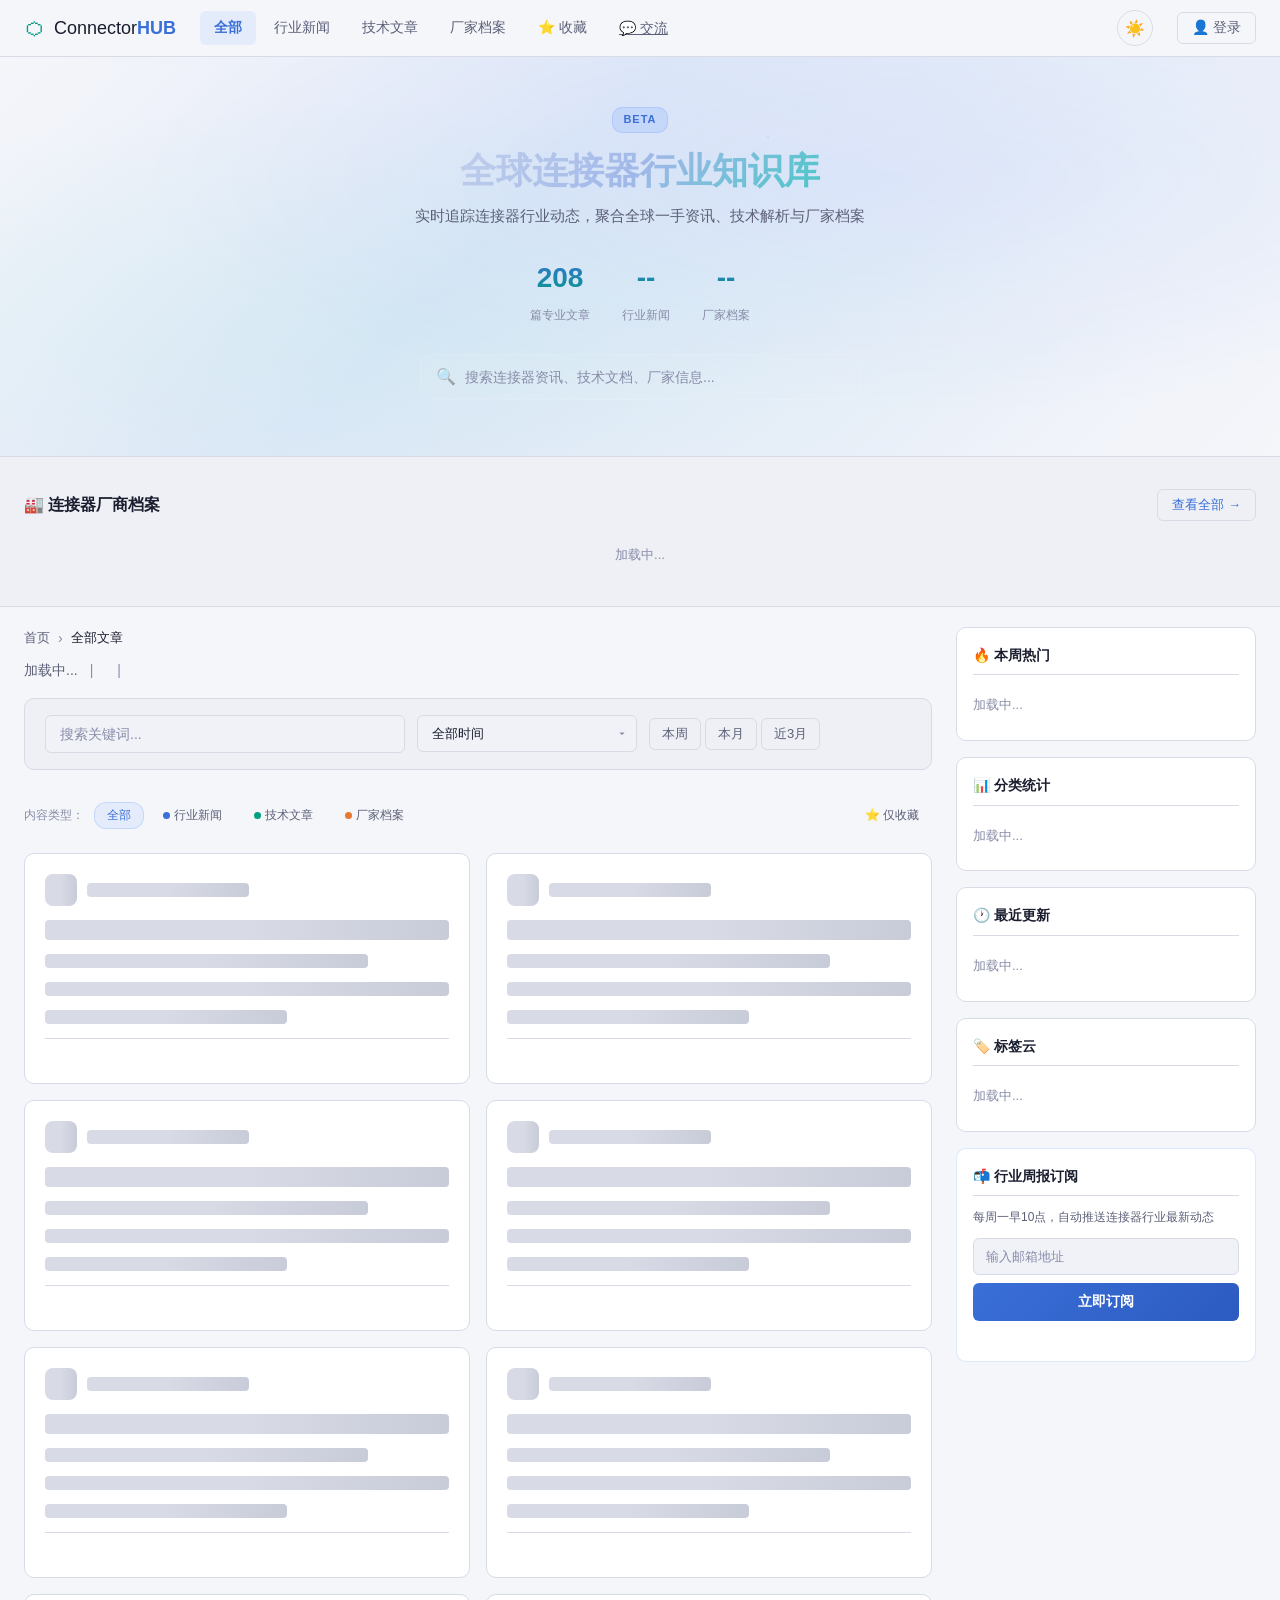
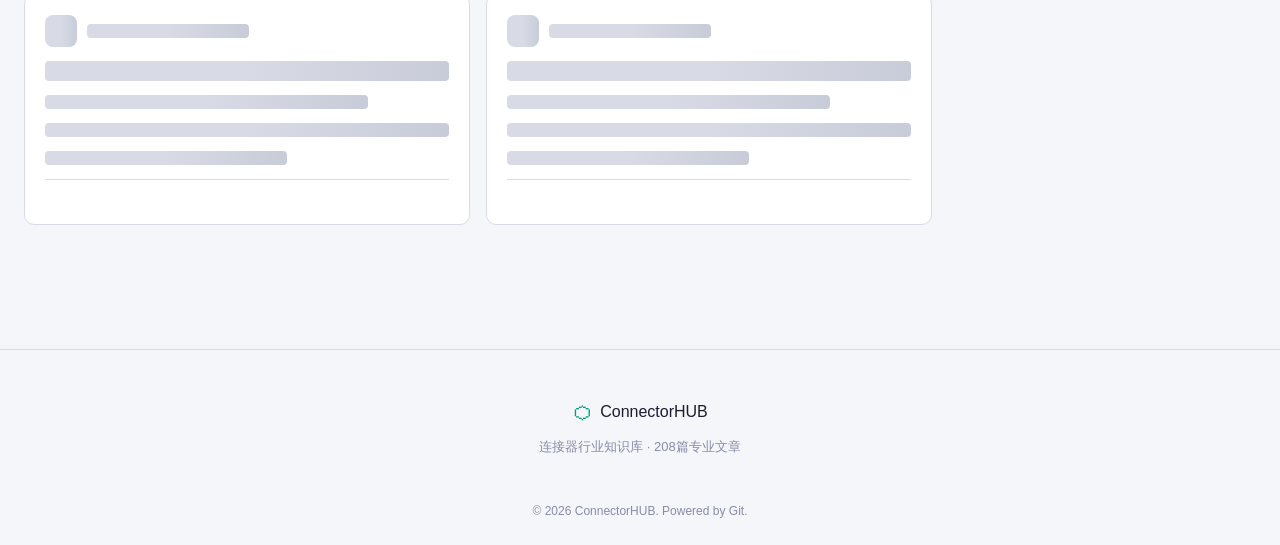
<file: index.html>
<!DOCTYPE html>
<html lang="zh-CN" data-theme="dark">
<head>
<meta charset="UTF-8">
<meta name="viewport" content="width=device-width, initial-scale=1.0">
<meta name="description" content="全球连接器行业知识库，实时追踪连接器行业动态，聚合全球一手资讯、技术解析与厂家档案。208篇专业文章，涵盖行业新闻、技术文章、厂家档案。">
<title>ConnectorHUB - 连接器行业知识库</title>
<link rel="stylesheet" href="style.css">
<link rel="stylesheet" href="auth.css">
<!-- Schema.org JSON-LD -->
<script type="application/ld+json">
{
  "@context": "https://schema.org",
  "@type": "WebSite",
  "name": "ConnectorHUB",
  "url": "https://tangmudashutl.github.io/connector-hub/",
  "description": "全球连接器行业知识库",
  "potentialAction": {
    "@type": "SearchAction",
    "target": "https://tangmudashutl.github.io/connector-hub/?q={search_term_string}",
    "query-input": "required name=search_term_string"
  }
}
</script>
<script type="application/ld+json">
{
  "@context": "https://schema.org",
  "@type": "Organization",
  "name": "ConnectorHUB",
  "url": "https://tangmudashutl.github.io/connector-hub/",
  "description": "全球连接器行业知识库，聚合连接器行业新闻、技术文章与厂家档案"
}
</script>
</head>
<body>

<header class="header">
  <div class="header-inner">
    <a class="logo" href="#"><span class="logo-icon">⬡</span><span class="logo-text">Connector<strong>HUB</strong></span></a>
    <nav class="nav" id="mainNav">
      <button class="nav-link active" data-cat="all">全部</button>
      <button class="nav-link" data-cat="行业新闻">行业新闻</button>
      <button class="nav-link" data-cat="技术文章">技术文章</button>
      <button class="nav-link" data-cat="厂家档案">厂家档案</button>
      <button class="nav-link-fav" id="navFav" data-cat="fav">⭐ 收藏</button>
      <a class="nav-link nav-link-discuss" href="discussions.html">💬 交流</a>
    </nav>
    <button class="theme-toggle" id="themeToggle" title="切换主题">
      <span class="icon-moon">🌙</span>
      <span class="icon-sun">☀️</span>
    </button>
    <div class="user-dropdown">
      <button class="user-btn" id="userBtn">👤 登录</button>
      <div class="user-dropdown-menu" id="userDropdownMenu"></div>
    </div>
  </div>
</header>

<!-- Hero Section -->
<div class="hero">
  <div class="hero-inner">
    <div class="hero-badge">BETA</div>
    <h1 class="hero-title">全球连接器行业知识库</h1>
    <p class="hero-subtitle">实时追踪连接器行业动态，聚合全球一手资讯、技术解析与厂家档案</p>
    <div class="hero-stats">
      <div class="hero-stat">
        <span class="hero-stat-num" id="heroTotal">208</span>
        <span class="hero-stat-label">篇专业文章</span>
      </div>
      <div class="hero-stat">
        <span class="hero-stat-num" id="heroNews">--</span>
        <span class="hero-stat-label">行业新闻</span>
      </div>
      <div class="hero-stat">
        <span class="hero-stat-num" id="heroMfr">--</span>
        <span class="hero-stat-label">厂家档案</span>
      </div>
    </div>
    <div class="hero-search">
      <span class="hero-search-icon">🔍</span>
      <input type="text" id="heroSearchInput" placeholder="搜索连接器资讯、技术文档、厂家信息..." autocomplete="off">
    </div>
  </div>
  <div class="hero-particles"></div>
</div>

<!-- Manufacturer Showcase -->
<section class="mfr-showcase" id="mfrShowcase">
  <div class="mfr-showcase-inner">
    <div class="mfr-showcase-header">
      <h2 class="mfr-showcase-title">🏭 连接器厂商档案</h2>
      <button class="mfr-showcase-more" id="mfrShowcaseMore">查看全部 →</button>
    </div>
    <div class="mfr-showcase-grid" id="mfrShowcaseGrid">
      <div class="sidebar-loading" style="grid-column:1/-1;text-align:center">加载中...</div>
    </div>
  </div>
</section>

<div class="container">
  <!-- Main Content -->
  <main class="main-content">
    <!-- Breadcrumb -->
    <nav class="breadcrumb" id="breadcrumb">
      <a href="#" class="breadcrumb-link" data-cat="all">首页</a>
      <span class="breadcrumb-sep">›</span>
      <span class="breadcrumb-current" id="breadcrumbCurrent">全部文章</span>
    </nav>

    <!-- Stats bar -->
    <div class="stats-bar" id="statsBar">
      <span class="stat-item" id="statCount">加载中...</span>
      <span class="stat-sep">|</span>
      <span class="stat-item" id="statRange"></span>
      <span class="stat-sep">|</span>
      <span class="stat-item stat-dots" id="statDots"></span>
    </div>

    <!-- Search & Filter -->
    <div class="toolbar">
      <div class="search-box">
        <input type="text" id="searchInput" placeholder="搜索关键词..." autocomplete="off">
        <button id="searchClear" class="search-clear" style="display:none">✕</button>
      </div>
      <div class="week-selector">
        <select id="weekSelect">
          <option value="all">全部时间</option>
        </select>
      </div>
      <div class="quick-filters">
        <button class="qfilter" data-range="week">本周</button>
        <button class="qfilter" data-range="month">本月</button>
        <button class="qfilter" data-range="3month">近3月</button>
      </div>
    </div>

    <!-- Content Type Sub-filters -->
    <div class="subfilter-bar" id="subfilterBar">
      <span class="subfilter-label">内容类型：</span>
      <button class="subfilter active" data-subfilter="all">全部</button>
      <button class="subfilter" data-subfilter="行业新闻"><span class="sf-dot dot-news"></span>行业新闻</button>
      <button class="subfilter" data-subfilter="技术文章"><span class="sf-dot dot-tech"></span>技术文章</button>
      <button class="subfilter" data-subfilter="厂家档案"><span class="sf-dot dot-mfr"></span>厂家档案</button>
      <button class="subfilter-fav" id="subfilterFav" data-subfilter="fav">⭐ 仅收藏</button>
    </div>

    <!-- Article Grid -->
    <div class="article-grid" id="articleGrid"></div>

    <!-- Pagination -->
    <div class="pagination" id="pagination"></div>

    <!-- No results -->
    <div class="no-results" id="noResults" style="display:none">
      <div class="no-results-icon">🔍</div>
      <p>没有找到匹配的文章</p>
      <p class="hint">试试调整筛选条件或搜索关键词</p>
    </div>
  </main>

  <!-- Sidebar -->
  <aside class="sidebar" id="sidebar">
    <div class="sidebar-panel" id="sidebarHot">
      <h3 class="sidebar-title">🔥 本周热门</h3>
      <div class="sidebar-loading">加载中...</div>
    </div>
    <div class="sidebar-panel" id="sidebarCats">
      <h3 class="sidebar-title">📊 分类统计</h3>
      <div class="sidebar-loading">加载中...</div>
    </div>
    <div class="sidebar-panel" id="sidebarRecent">
      <h3 class="sidebar-title">🕐 最近更新</h3>
      <div class="sidebar-loading">加载中...</div>
    </div>
    <div class="sidebar-panel" id="sidebarTags">
      <h3 class="sidebar-title">🏷️ 标签云</h3>
      <div class="sidebar-loading">加载中...</div>
    </div>
    <div class="sidebar-panel sidebar-newsletter" id="sidebarNewsletter">
      <h3 class="sidebar-title">📬 行业周报订阅</h3>
      <p class="newsletter-desc">每周一早10点，自动推送连接器行业最新动态</p>
      <form class="newsletter-form" id="newsletterForm" onsubmit="return false">
        <input type="email" class="newsletter-input" id="newsletterEmail" placeholder="输入邮箱地址" autocomplete="email">
        <button type="submit" class="newsletter-btn" id="newsletterBtn">立即订阅</button>
      </form>
      <p class="newsletter-status" id="newsletterStatus"></p>
    </div>
  </aside>
</div>

<!-- Detail Modal -->
<div class="modal-overlay" id="detailModal">
  <div class="modal modal-lg">
    <div class="modal-header">
      <div>
        <span class="article-badge" id="detailBadge"></span>
        <span class="article-date" id="detailDate"></span>
        <span class="reading-time" id="detailReadingTime"></span>
      </div>
      <div style="display:flex;align-items:center;gap:8px;">
        <button class="detail-fav-btn" id="detailFavBtn">⭐ 收藏</button>
        <button class="modal-close" id="detailClose">×</button>
      </div>
    </div>
    <div class="modal-body">
      <h2 class="article-title" id="detailTitle"></h2>
      <div class="article-meta" id="detailMeta"></div>
      <div class="article-summary" id="detailSummary"></div>
      <div class="article-content" id="detailContent"></div>
      <div class="article-link" id="detailLink"></div>
      <!-- Related Articles -->
      <div class="related-section" id="detailRelated">
        <h4 class="related-title">📎 相关推荐</h4>
        <div class="related-list" id="relatedList"></div>
      </div>
    </div>
  </div>
</div>

<footer class="footer">
  <div class="container footer-inner">
    <div class="footer-brand"><span class="logo-icon">⬡</span> ConnectorHUB</div>
    <p class="footer-desc">连接器行业知识库 · 208篇专业文章</p>
  </div>
  <div class="footer-bottom">© 2026 ConnectorHUB. Powered by Git.</div>
</footer>

<script src="data_news.js"></script>
<script src="data_tech.js"></script>
<script src="data_mfr.js"></script>
<script src="app.js"></script>
<script src="auth.js"></script>
<button class="back-to-top" id="backToTop" title="返回顶部">↑</button>
</body>
</html>
</file>
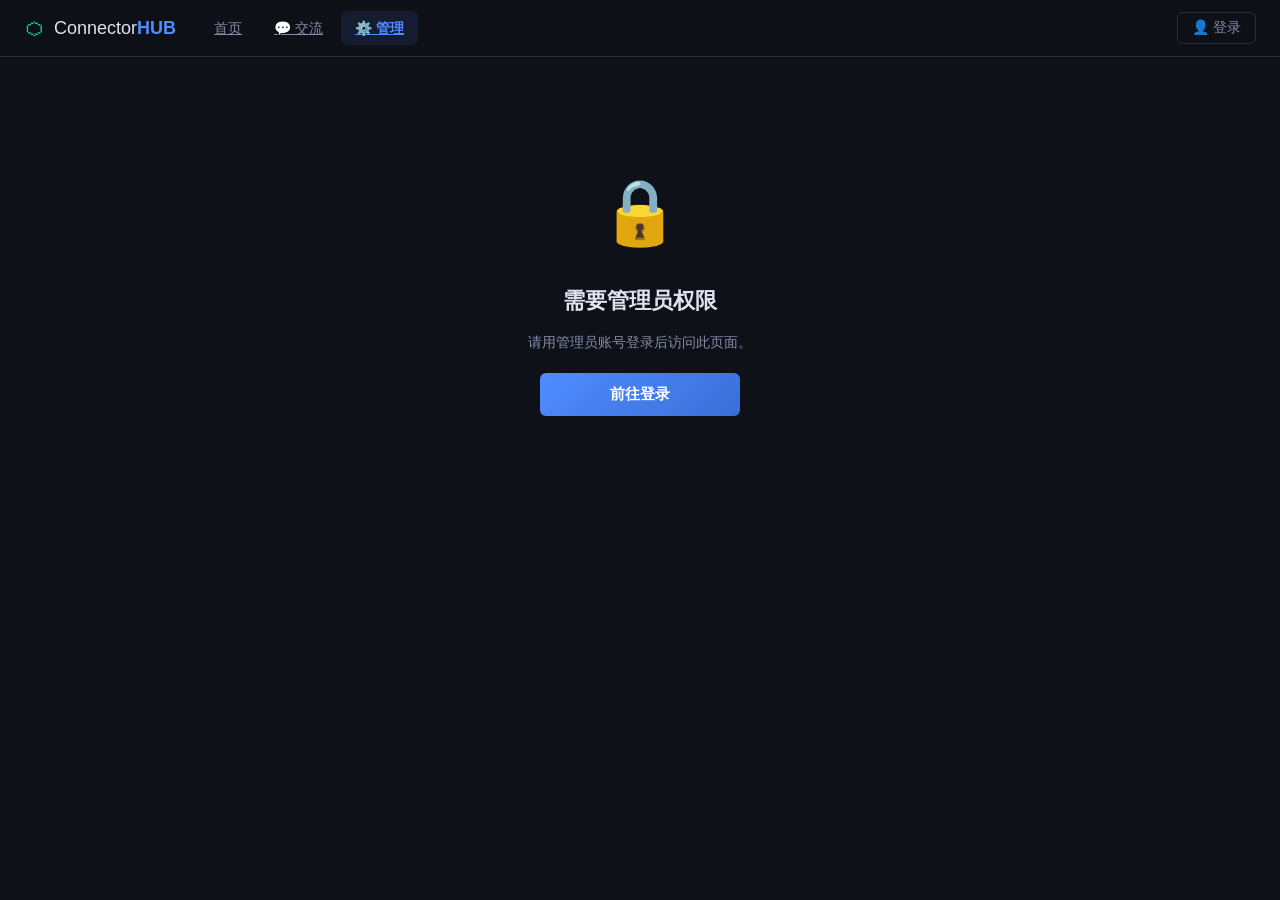
<file: admin.html>
<!DOCTYPE html>
<html lang="zh-CN" data-theme="dark">
<head>
<meta charset="UTF-8">
<meta name="viewport" content="width=device-width, initial-scale=1.0">
<title>管理后台 - ConnectorHUB</title>
<link rel="stylesheet" href="style.css">
<link rel="stylesheet" href="auth.css">
<link rel="stylesheet" href="admin.css">
</head>
<body>

<header class="header">
  <div class="header-inner">
    <a class="logo" href="index.html"><span class="logo-icon">⬡</span><span class="logo-text">Connector<strong>HUB</strong></span></a>
    <span class="admin-badge" id="adminBadge" style="display:none">🛡️ 管理员</span>
    <nav class="nav">
      <a class="nav-link" href="index.html">首页</a>
      <a class="nav-link" href="discussions.html">💬 交流</a>
      <a class="nav-link active" href="admin.html">⚙️ 管理</a>
    </nav>
    <div class="user-dropdown">
      <button class="user-btn" id="userBtn">👤 登录</button>
      <div class="user-dropdown-menu" id="userDropdownMenu"></div>
    </div>
  </div>
</header>

<!-- 非管理员看到的 -->
<div class="admin-container" id="noAccess" style="display:none">
  <div class="admin-no-access">
    <div class="no-access-icon">🔒</div>
    <h2>需要管理员权限</h2>
    <p>请用管理员账号登录后访问此页面。</p>
    <button class="auth-submit" style="max-width:200px;margin:0 auto;" onclick="openAuthModal('login')">前往登录</button>
  </div>
</div>

<!-- 管理员界面 -->
<div class="admin-container" id="adminPanel" style="display:none">

  <!-- 统计卡片 -->
  <div class="admin-stats" id="adminStats">
    <div class="stat-card">
      <div class="stat-icon">👥</div>
      <div class="stat-value" id="statUsers">-</div>
      <div class="stat-label">注册用户</div>
    </div>
    <div class="stat-card">
      <div class="stat-icon">💬</div>
      <div class="stat-value" id="statDiscussions">-</div>
      <div class="stat-label">讨论帖</div>
    </div>
    <div class="stat-card">
      <div class="stat-icon">↩️</div>
      <div class="stat-value" id="statReplies">-</div>
      <div class="stat-label">回复</div>
    </div>
    <div class="stat-card">
      <div class="stat-icon">👍</div>
      <div class="stat-value" id="statLikes">-</div>
      <div class="stat-label">点赞</div>
    </div>
  </div>

  <!-- Tab 切换 -->
  <div class="admin-tabs">
    <button class="admin-tab active" onclick="switchAdminTab('users')">👥 用户管理</button>
    <button class="admin-tab" onclick="switchAdminTab('discussions')">💬 讨论管理</button>
    <button class="admin-tab" onclick="switchAdminTab('replies')">↩️ 回复管理</button>
  </div>

  <!-- 工具栏 -->
  <div class="admin-toolbar">
    <input type="text" id="tableSearch" class="admin-search" placeholder="🔍 搜索..." oninput="filterTable()">
    <div class="admin-actions">
      <select id="csvSelect" class="admin-select">
        <option value="users">导出用户 CSV</option>
        <option value="discussions">导出讨论 CSV</option>
        <option value="replies">导出回复 CSV</option>
      </select>
      <button class="admin-btn" onclick="exportCSV()">📥 导出 CSV</button>
    </div>
  </div>

  <!-- 数据表格 -->
  <div class="admin-table-wrap" id="tableWrap">
    <table class="admin-table" id="adminTable">
      <thead id="tableHead"></thead>
      <tbody id="tableBody"></tbody>
    </table>
  </div>

  <div class="admin-table-info" id="tableInfo"></div>
</div>

<script src="auth.js"></script>
<script src="admin.js"></script>
<button class="back-to-top" id="backToTop" title="返回顶部" onclick="window.scrollTo({top:0,behavior:'smooth'})">↑</button>
</body>
</html>
</file>
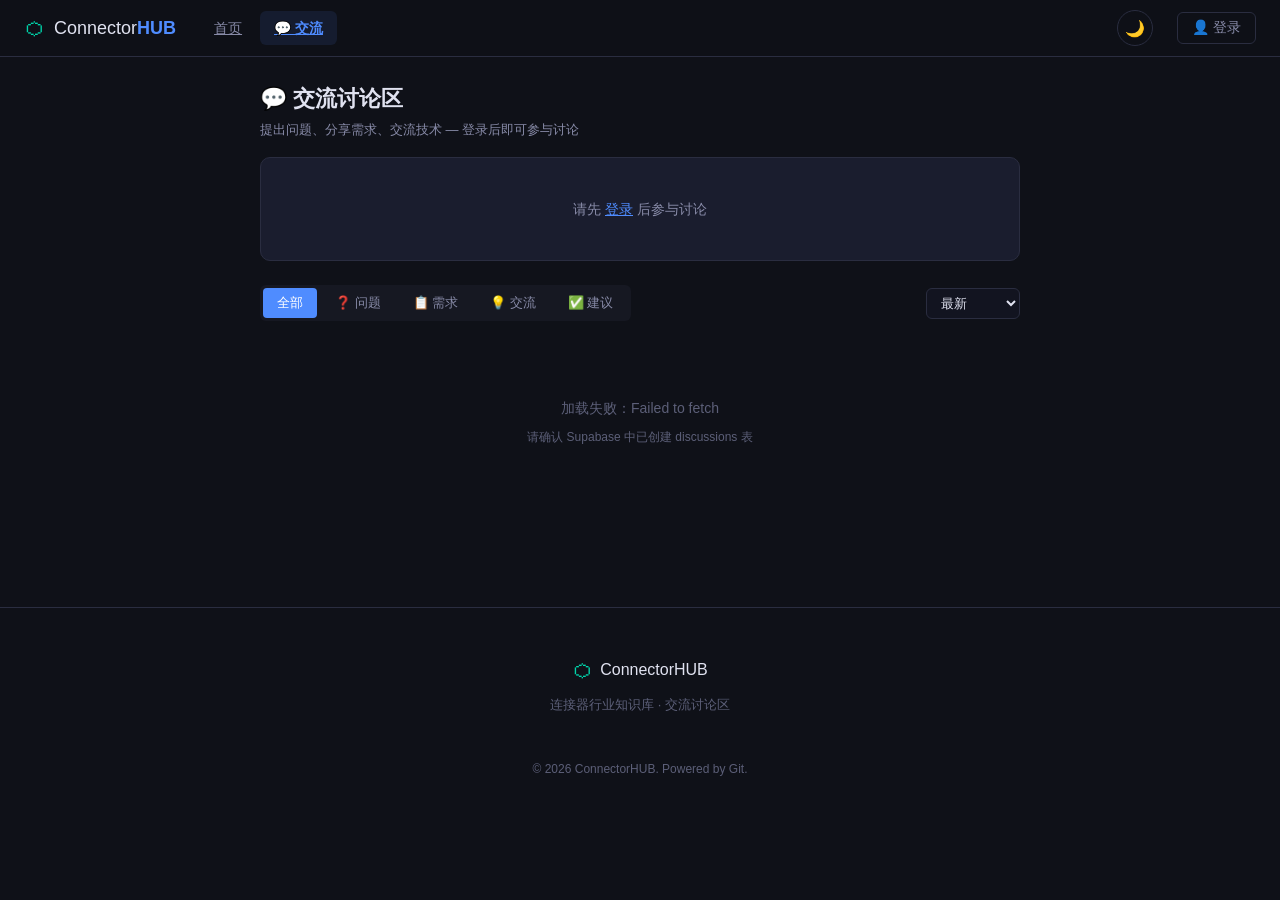
<file: discussions.html>
<!DOCTYPE html>
<html lang="zh-CN" data-theme="dark">
<head>
<meta charset="UTF-8">
<meta name="viewport" content="width=device-width, initial-scale=1.0">
<title>交流讨论 - ConnectorHUB</title>
<link rel="stylesheet" href="style.css">
<link rel="stylesheet" href="auth.css">
<link rel="stylesheet" href="discussions.css">
</head>
<body>

<header class="header">
  <div class="header-inner">
    <a class="logo" href="index.html"><span class="logo-icon">⬡</span><span class="logo-text">Connector<strong>HUB</strong></span></a>
    <nav class="nav" id="mainNav">
      <a class="nav-link" href="index.html">首页</a>
      <a class="nav-link active" href="discussions.html">💬 交流</a>
    </nav>
    <button class="theme-toggle" id="themeToggle" title="切换主题">
      <span class="icon-moon">🌙</span>
      <span class="icon-sun">☀️</span>
    </button>
    <div class="user-dropdown">
      <button class="user-btn" id="userBtn">👤 登录</button>
      <div class="user-dropdown-menu" id="userDropdownMenu"></div>
    </div>
  </div>
</header>

<div class="discussions-container">
  <!-- 发帖区域 -->
  <div class="discussion-compose" id="composeArea">
    <div class="compose-header">
      <h2>💬 交流讨论区</h2>
      <p class="compose-hint">提出问题、分享需求、交流技术 — 登录后即可参与讨论</p>
    </div>
    <div class="compose-card" id="composeCard">
      <div class="compose-login-prompt" id="loginPrompt" style="display:none;">
        <p>请先 <a href="javascript:void(0)" onclick="openAuthModal('login')">登录</a> 后参与讨论</p>
      </div>
      <div class="compose-form" id="composeForm" style="display:none;">
        <div class="compose-type-row">
          <label class="type-label">类型：</label>
          <select id="postType" class="compose-type-select">
            <option value="question">❓ 问题求助</option>
            <option value="request">📋 需求留言</option>
            <option value="discussion">💡 技术交流</option>
            <option value="suggestion">✅ 建议反馈</option>
          </select>
        </div>
        <input type="text" id="postTitle" class="compose-title-input" placeholder="标题（简要描述你的问题或需求）" maxlength="100">
        <textarea id="postContent" class="compose-content-input" placeholder="详细描述..." rows="4"></textarea>
        <div class="compose-actions">
          <span class="compose-char-count" id="charCount">0 / 1000</span>
          <button class="compose-submit-btn" id="submitPostBtn" onclick="submitPost()">发布讨论</button>
        </div>
        <div class="compose-error" id="postError"></div>
      </div>
    </div>
  </div>

  <!-- 筛选栏 -->
  <div class="discussion-filters">
    <div class="filter-tabs" id="filterTabs">
      <button class="filter-tab active" data-filter="all" onclick="filterPosts('all')">全部</button>
      <button class="filter-tab" data-filter="question" onclick="filterPosts('question')">❓ 问题</button>
      <button class="filter-tab" data-filter="request" onclick="filterPosts('request')">📋 需求</button>
      <button class="filter-tab" data-filter="discussion" onclick="filterPosts('discussion')">💡 交流</button>
      <button class="filter-tab" data-filter="suggestion" onclick="filterPosts('suggestion')">✅ 建议</button>
    </div>
    <div class="filter-sort">
      <select id="sortSelect" onchange="loadPosts()">
        <option value="created_at.desc">最新</option>
        <option value="created_at.asc">最早</option>
        <option value="like_count.desc">最多点赞</option>
        <option value="reply_count.desc">最多回复</option>
      </select>
    </div>
  </div>

  <!-- 帖子列表 -->
  <div class="discussion-list" id="discussionList">
    <div class="discussion-loading">加载中...</div>
  </div>

  <!-- 加载更多 -->
  <div class="discussion-load-more" id="loadMore" style="display:none;">
    <button class="load-more-btn" onclick="loadMorePosts()">加载更多</button>
  </div>
</div>

<!-- 回复弹窗 -->
<div class="reply-overlay" id="replyOverlay" onclick="closeReplyModal(event)">
  <div class="reply-modal">
    <div class="reply-header">
      <h3 id="replyPostTitle">回复</h3>
      <button class="reply-close" onclick="closeReplyModal()">✕</button>
    </div>
    <div class="reply-body" id="replyBody">
      <div class="reply-post-content" id="replyPostContent"></div>
      <div class="reply-list" id="replyList"></div>
      <div class="reply-compose" id="replyComposeArea">
        <textarea id="replyInput" class="reply-input" placeholder="写下你的回复..." rows="3"></textarea>
        <button class="reply-submit-btn" onclick="submitReply()">回复</button>
      </div>
    </div>
  </div>
</div>

<footer class="footer">
  <div class="container footer-inner">
    <div class="footer-brand"><span class="logo-icon">⬡</span> ConnectorHUB</div>
    <p class="footer-desc">连接器行业知识库 · 交流讨论区</p>
  </div>
  <div class="footer-bottom">© 2026 ConnectorHUB. Powered by Git.</div>
</footer>

<script src="auth.js"></script>
<script src="discussions.js"></script>
<button class="back-to-top" id="backToTop" title="返回顶部" onclick="window.scrollTo({top:0,behavior:'smooth'})">↑</button>
</body>
</html>
</file>
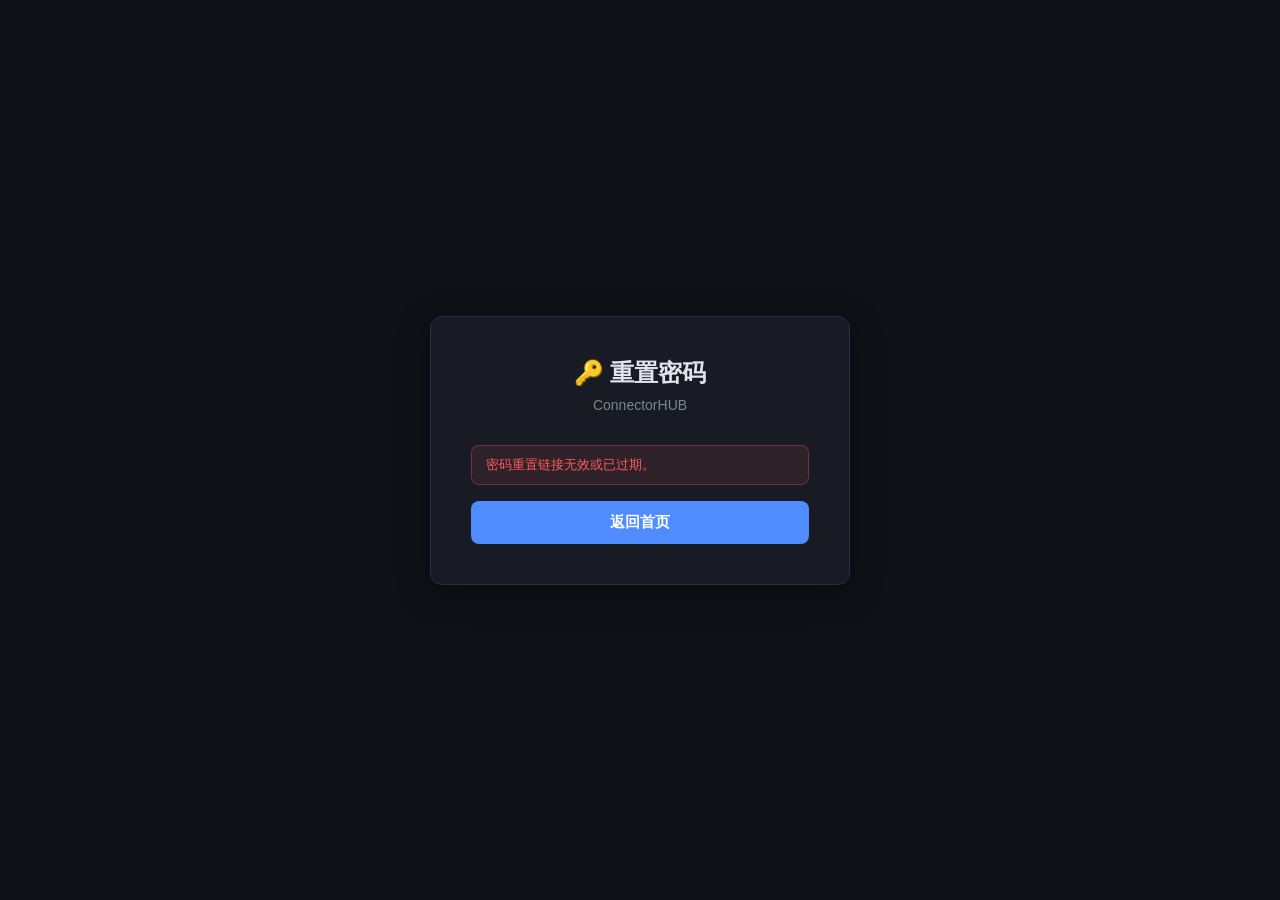
<file: reset-password.html>
<!DOCTYPE html>
<html lang="zh-CN">
<head>
  <meta charset="UTF-8">
  <meta name="viewport" content="width=device-width, initial-scale=1.0">
  <title>重置密码 - ConnectorHUB</title>
  <style>
    :root {
      --bg: #0f1117; --bg-card: #181b24; --border: #2a2e3a;
      --text: #e1e4ed; --text-muted: #7e8494; --primary: #4f8cff;
      --accent: #00d4aa; --danger: #ff5c5c; --radius: 12px;
      --radius-sm: 8px; --font: -apple-system, BlinkMacSystemFont, 'Segoe UI', sans-serif;
    }
    * { margin: 0; padding: 0; box-sizing: border-box; }
    body {
      font-family: var(--font); background: var(--bg); color: var(--text);
      min-height: 100vh; display: flex; align-items: center; justify-content: center;
      padding: 20px;
    }
    .reset-card {
      background: var(--bg-card); border: 1px solid var(--border);
      border-radius: var(--radius); padding: 40px; width: 100%;
      max-width: 420px; box-shadow: 0 8px 32px rgba(0,0,0,0.4);
    }
    .reset-card h1 {
      font-size: 24px; font-weight: 700; margin-bottom: 8px;
      text-align: center;
    }
    .reset-card .subtitle {
      font-size: 14px; color: var(--text-muted);
      text-align: center; margin-bottom: 32px;
    }
    .form-group { margin-bottom: 20px; }
    .form-group label {
      display: block; font-size: 13px; color: var(--text-muted);
      margin-bottom: 6px; font-weight: 500;
    }
    .form-group input {
      width: 100%; padding: 12px 16px; background: var(--bg);
      border: 1px solid var(--border); border-radius: var(--radius-sm);
      color: var(--text); font-size: 15px; font-family: var(--font);
      outline: none; transition: border-color 0.2s;
    }
    .form-group input:focus { border-color: var(--primary); }
    .error-msg {
      background: rgba(255,92,92,0.1); border: 1px solid rgba(255,92,92,0.3);
      color: var(--danger); font-size: 13px; padding: 10px 14px;
      border-radius: var(--radius-sm); margin-bottom: 16px; display: none;
    }
    .success-msg {
      background: rgba(0,212,170,0.1); border: 1px solid rgba(0,212,170,0.3);
      color: var(--accent); font-size: 13px; padding: 10px 14px;
      border-radius: var(--radius-sm); margin-bottom: 16px; display: none;
    }
    .info-msg {
      background: rgba(79,140,255,0.1); border: 1px solid rgba(79,140,255,0.3);
      color: var(--primary); font-size: 13px; padding: 10px 14px;
      border-radius: var(--radius-sm); margin-bottom: 16px;
    }
    .btn-submit {
      width: 100%; padding: 12px; background: var(--primary);
      color: #fff; border: none; border-radius: var(--radius-sm);
      font-size: 15px; font-weight: 600; cursor: pointer;
      font-family: var(--font); transition: opacity 0.2s;
    }
    .btn-submit:hover { opacity: 0.9; }
    .btn-submit:disabled { opacity: 0.5; cursor: not-allowed; }
    .back-link {
      display: block; text-align: center; margin-top: 20px;
      font-size: 13px; color: var(--accent); text-decoration: none;
      cursor: pointer;
    }
    .back-link:hover { text-decoration: underline; }
    /* Loading state */
    .loading-spinner {
      display: inline-block; width: 16px; height: 16px; border: 2px solid rgba(255,255,255,0.3);
      border-top-color: #fff; border-radius: 50%; animation: spin 0.6s linear infinite;
      vertical-align: middle; margin-right: 6px;
    }
    @keyframes spin { to { transform: rotate(360deg); } }
  </style>
</head>
<body>
<div class="reset-card">
  <h1>🔑 重置密码</h1>
  <p class="subtitle">ConnectorHUB</p>

  <!-- 状态1：无效链接 -->
  <div id="stateInvalid" style="display:none;">
    <div class="error-msg" style="display:block;" id="invalidMsg">密码重置链接无效或已过期。</div>
    <button class="btn-submit" onclick="goHome()">返回首页</button>
  </div>

  <!-- 状态2：加载中 -->
  <div id="stateLoading">
    <p style="text-align:center;color:var(--text-muted);padding:20px 0;">
      <span class="loading-spinner"></span> 验证链接中...
    </p>
  </div>

  <!-- 状态3：输入新密码 -->
  <div id="stateForm" style="display:none;">
    <div class="info-msg">请设置你的新密码（至少6位）。</div>
    <div class="error-msg" id="formErr"></div>
    <div class="form-group">
      <label for="newPassword">新密码</label>
      <input type="password" id="newPassword" placeholder="至少6位" minlength="6" autocomplete="new-password">
    </div>
    <div class="form-group">
      <label for="confirmPassword">确认密码</label>
      <input type="password" id="confirmPassword" placeholder="再次输入新密码" minlength="6" autocomplete="new-password">
    </div>
    <button class="btn-submit" id="submitBtn" onclick="doResetPassword()">重置密码</button>
    <a class="back-link" href="index.html">← 返回首页</a>

    <!-- 键盘提交 -->
    <script>
      document.getElementById('confirmPassword').addEventListener('keydown', function(e) {
        if (e.key === 'Enter') doResetPassword();
      });
    </script>
  </div>

  <!-- 状态4：成功 -->
  <div id="stateSuccess" style="display:none;">
    <div class="success-msg" style="display:block;">密码重置成功！即将跳转到首页...</div>
  </div>
</div>

<script>
// ============================================================
// Supabase 配置（与 auth.js 保持一致）
// 通过 Cloudflare Worker 代理访问 Supabase，解决国内 TLS 握手失败问题
var SUPABASE_URL = 'https://connector-hub-api-proxy.ttttad819.workers.dev';
var SUPABASE_PUBLISHABLE_KEY = 'sb_publishable_wZDOWH6TwiEyPUNzgcWLhQ_HAZiPYZw';

var accessToken = null;
var refreshToken = null;

// ============================================================
// 从 URL hash 中提取 token
function parseHash() {
  var hash = window.location.hash.substring(1); // 去掉开头的 #
  if (!hash) return null;

  var params = {};
  hash.split('&').forEach(function(pair) {
    var parts = pair.split('=');
    params[decodeURIComponent(parts[0])] = decodeURIComponent(parts[1] || '');
  });
  return params;
}

function showState(stateId) {
  ['stateInvalid', 'stateLoading', 'stateForm', 'stateSuccess'].forEach(function(id) {
    var el = document.getElementById(id);
    if (el) el.style.display = 'none';
  });
  var target = document.getElementById(stateId);
  if (target) target.style.display = 'block';
}

function goHome() {
  window.location.href = 'index.html';
}

// ============================================================
// 验证 token 有效性
function verifyToken() {
  var params = parseHash();

  if (!params || !params.access_token || params.type !== 'recovery') {
    showState('stateInvalid');
    return;
  }

  accessToken = params.access_token;
  refreshToken = params.refresh_token || '';

  // 验证 token 是否有效
  fetch(SUPABASE_URL + '/auth/v1/user', {
    method: 'GET',
    headers: {
      'apikey': SUPABASE_PUBLISHABLE_KEY,
      'Authorization': 'Bearer ' + accessToken
    }
  }).then(function(res) {
    return res.json().then(function(data) {
      if (res.ok && data.id) {
        // Token 有效，显示密码重置表单
        showState('stateForm');
        document.getElementById('newPassword').focus();
      } else {
        document.getElementById('invalidMsg').textContent = '密码重置链接无效或已过期。';
        showState('stateInvalid');
      }
    });
  }).catch(function() {
    document.getElementById('invalidMsg').textContent = '验证失败，请重新申请密码重置。';
    showState('stateInvalid');
  });
}

// ============================================================
// 执行密码重置
function doResetPassword() {
  var newPwd = document.getElementById('newPassword').value;
  var confirmPwd = document.getElementById('confirmPassword').value;
  var errEl = document.getElementById('formErr');
  var btn = document.getElementById('submitBtn');

  errEl.style.display = 'none';
  errEl.textContent = '';

  if (!newPwd || newPwd.length < 6) {
    errEl.textContent = '密码至少需要6位';
    errEl.style.display = 'block';
    return;
  }
  if (newPwd !== confirmPwd) {
    errEl.textContent = '两次输入的密码不一致';
    errEl.style.display = 'block';
    return;
  }

  btn.disabled = true;
  btn.innerHTML = '<span class="loading-spinner"></span> 重置中...';

  fetch(SUPABASE_URL + '/auth/v1/user', {
    method: 'PUT',
    headers: {
      'apikey': SUPABASE_PUBLISHABLE_KEY,
      'Authorization': 'Bearer ' + accessToken,
      'Content-Type': 'application/json'
    },
    body: JSON.stringify({ password: newPwd })
  }).then(function(res) {
    if (res.ok) {
      showState('stateSuccess');
      // 3秒后跳转到首页
      setTimeout(function() {
        window.location.href = 'index.html';
      }, 2000);
    } else {
      return res.json().then(function(data) {
        throw new Error(data.message || data.msg || '重置失败');
      });
    }
  }).catch(function(e) {
    errEl.textContent = '重置失败：' + (e.message || '请稍后重试');
    errEl.style.display = 'block';
    btn.disabled = false;
    btn.innerHTML = '重置密码';
  });
}

// ============================================================
// 页面加载
verifyToken();
</script>
</body>
</html>
</file>
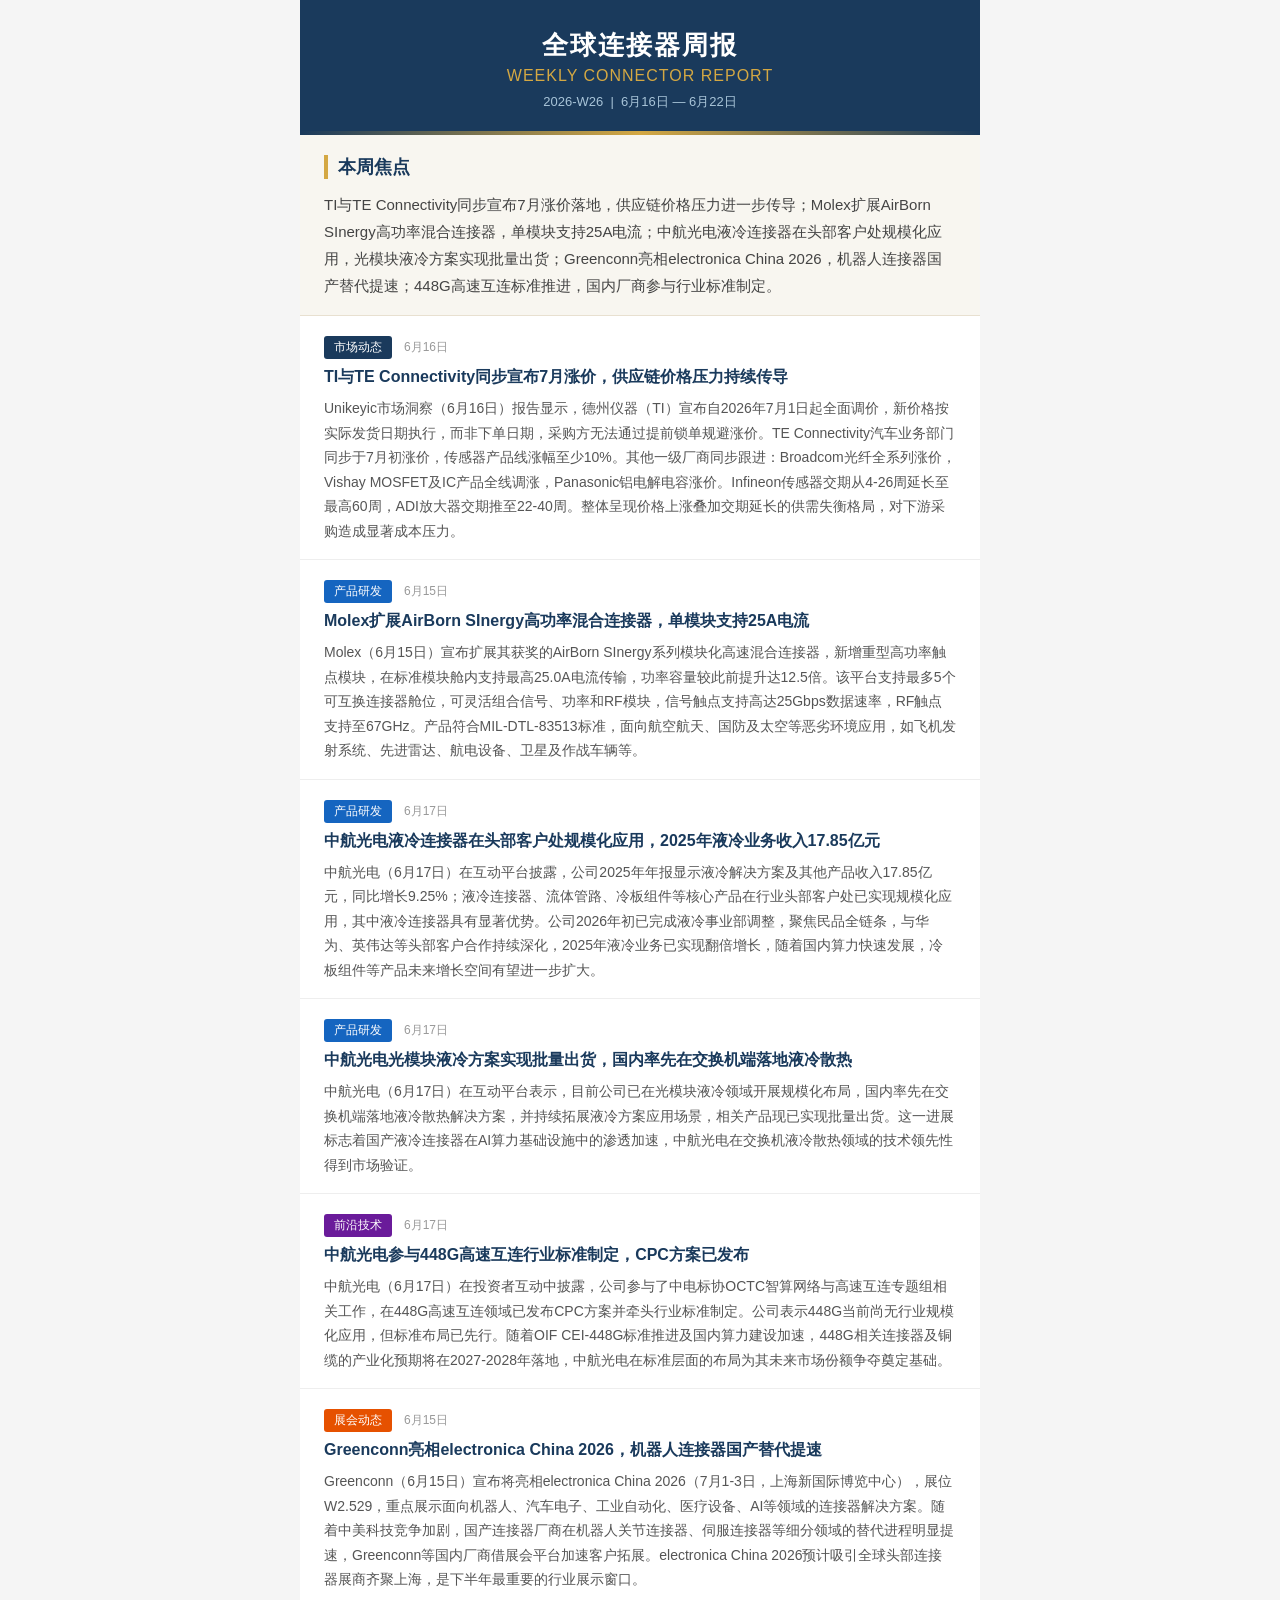
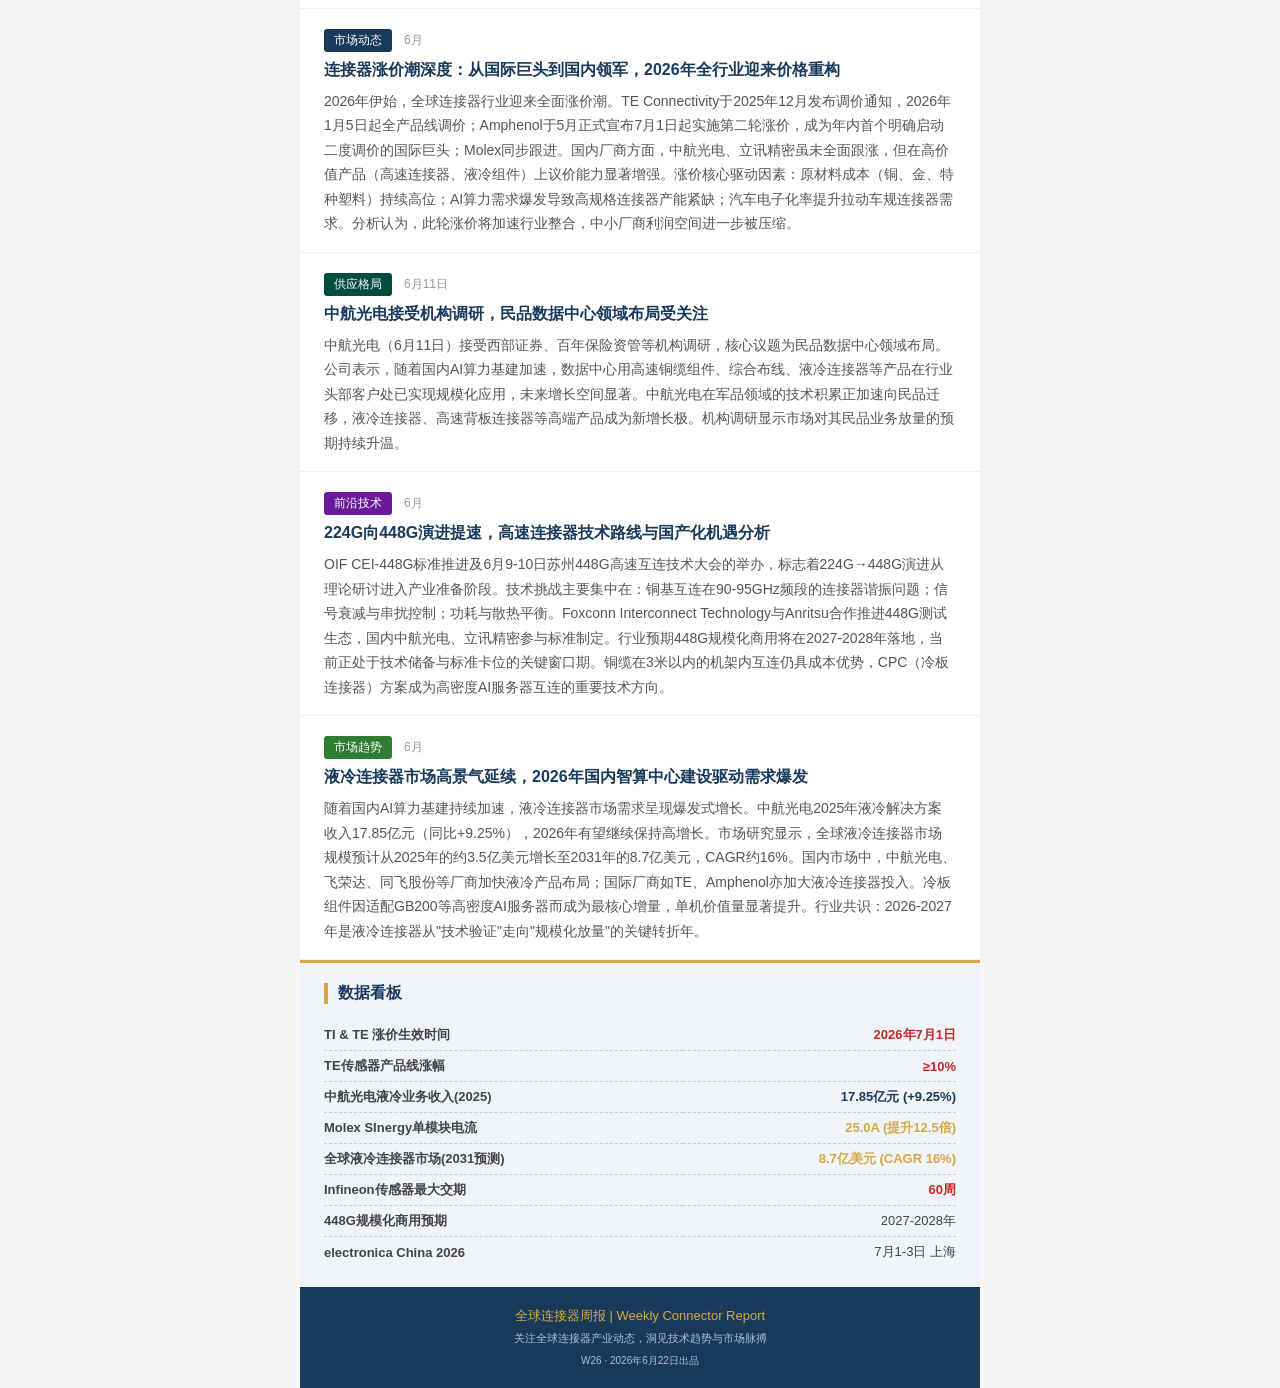
<file: articles/2026-W26.html>
<!DOCTYPE html>
<html lang="zh-CN">
<head>
<meta charset="UTF-8">
<meta name="viewport" content="width=device-width, initial-scale=1.0">
<title>全球连接器周报 W26 | 2026年6月16日-22日</title>
</head>
<body style="margin:0;padding:0;background:#f5f5f5;font-family:'PingFang SC','Microsoft YaHei','Helvetica Neue',Arial,sans-serif;">
<div style="max-width:680px;margin:0 auto;background:#ffffff;">

<!-- 头部 -->
<div style="background:#1a3a5c;padding:28px 24px 20px;text-align:center;">
<h1 style="color:#ffffff;font-size:26px;margin:0 0 4px;letter-spacing:2px;font-weight:700;">全球连接器周报</h1>
<p style="color:#d4a843;font-size:16px;margin:0 0 8px;letter-spacing:1px;font-weight:500;">WEEKLY CONNECTOR REPORT</p>
<p style="color:#a8c4d8;font-size:13px;margin:0;">2026-W26 &nbsp;|&nbsp; 6月16日 — 6月22日</p>
</div>

<!-- 分隔条 -->
<div style="height:4px;background:linear-gradient(to right,#1a3a5c,#d4a843,#1a3a5c);"></div>

<!-- 本周焦点 -->
<div style="background:#f8f6f0;padding:20px 24px 16px;border-bottom:1px solid #e8e0d0;">
<h2 style="color:#1a3a5c;font-size:18px;margin:0 0 12px;border-left:4px solid #d4a843;padding-left:10px;font-weight:600;">本周焦点</h2>
<p style="color:#444;font-size:15px;line-height:1.8;margin:0;">TI与TE Connectivity同步宣布7月涨价落地，供应链价格压力进一步传导；Molex扩展AirBorn SInergy高功率混合连接器，单模块支持25A电流；中航光电液冷连接器在头部客户处规模化应用，光模块液冷方案实现批量出货；Greenconn亮相electronica China 2026，机器人连接器国产替代提速；448G高速互连标准推进，国内厂商参与行业标准制定。</p>
</div>

<!-- 新闻条目 1 -->
<div style="padding:20px 24px 16px;border-bottom:1px solid #eee;">
<div style="display:flex;align-items:center;margin-bottom:8px;">
<span style="background:#1a3a5c;color:#fff;font-size:12px;padding:3px 10px;border-radius:3px;font-weight:500;">市场动态</span>
<span style="color:#999;font-size:12px;margin-left:12px;">6月16日</span>
</div>
<h3 style="color:#1a3a5c;font-size:16px;margin:0 0 8px;font-weight:600;">TI与TE Connectivity同步宣布7月涨价，供应链价格压力持续传导</h3>
<p style="color:#555;font-size:14px;line-height:1.75;margin:0;">Unikeyic市场洞察（6月16日）报告显示，德州仪器（TI）宣布自2026年7月1日起全面调价，新价格按实际发货日期执行，而非下单日期，采购方无法通过提前锁单规避涨价。TE Connectivity汽车业务部门同步于7月初涨价，传感器产品线涨幅至少10%。其他一级厂商同步跟进：Broadcom光纤全系列涨价，Vishay MOSFET及IC产品全线调涨，Panasonic铝电解电容涨价。Infineon传感器交期从4-26周延长至最高60周，ADI放大器交期推至22-40周。整体呈现价格上涨叠加交期延长的供需失衡格局，对下游采购造成显著成本压力。</p>
</div>

<!-- 新闻条目 2 -->
<div style="padding:20px 24px 16px;border-bottom:1px solid #eee;">
<div style="display:flex;align-items:center;margin-bottom:8px;">
<span style="background:#1565c0;color:#fff;font-size:12px;padding:3px 10px;border-radius:3px;font-weight:500;">产品研发</span>
<span style="color:#999;font-size:12px;margin-left:12px;">6月15日</span>
</div>
<h3 style="color:#1a3a5c;font-size:16px;margin:0 0 8px;font-weight:600;">Molex扩展AirBorn SInergy高功率混合连接器，单模块支持25A电流</h3>
<p style="color:#555;font-size:14px;line-height:1.75;margin:0;">Molex（6月15日）宣布扩展其获奖的AirBorn SInergy系列模块化高速混合连接器，新增重型高功率触点模块，在标准模块舱内支持最高25.0A电流传输，功率容量较此前提升达12.5倍。该平台支持最多5个可互换连接器舱位，可灵活组合信号、功率和RF模块，信号触点支持高达25Gbps数据速率，RF触点支持至67GHz。产品符合MIL-DTL-83513标准，面向航空航天、国防及太空等恶劣环境应用，如飞机发射系统、先进雷达、航电设备、卫星及作战车辆等。</p>
</div>

<!-- 新闻条目 3 -->
<div style="padding:20px 24px 16px;border-bottom:1px solid #eee;">
<div style="display:flex;align-items:center;margin-bottom:8px;">
<span style="background:#1565c0;color:#fff;font-size:12px;padding:3px 10px;border-radius:3px;font-weight:500;">产品研发</span>
<span style="color:#999;font-size:12px;margin-left:12px;">6月17日</span>
</div>
<h3 style="color:#1a3a5c;font-size:16px;margin:0 0 8px;font-weight:600;">中航光电液冷连接器在头部客户处规模化应用，2025年液冷业务收入17.85亿元</h3>
<p style="color:#555;font-size:14px;line-height:1.75;margin:0;">中航光电（6月17日）在互动平台披露，公司2025年年报显示液冷解决方案及其他产品收入17.85亿元，同比增长9.25%；液冷连接器、流体管路、冷板组件等核心产品在行业头部客户处已实现规模化应用，其中液冷连接器具有显著优势。公司2026年初已完成液冷事业部调整，聚焦民品全链条，与华为、英伟达等头部客户合作持续深化，2025年液冷业务已实现翻倍增长，随着国内算力快速发展，冷板组件等产品未来增长空间有望进一步扩大。</p>
</div>

<!-- 新闻条目 4 -->
<div style="padding:20px 24px 16px;border-bottom:1px solid #eee;">
<div style="display:flex;align-items:center;margin-bottom:8px;">
<span style="background:#1565c0;color:#fff;font-size:12px;padding:3px 10px;border-radius:3px;font-weight:500;">产品研发</span>
<span style="color:#999;font-size:12px;margin-left:12px;">6月17日</span>
</div>
<h3 style="color:#1a3a5c;font-size:16px;margin:0 0 8px;font-weight:600;">中航光电光模块液冷方案实现批量出货，国内率先在交换机端落地液冷散热</h3>
<p style="color:#555;font-size:14px;line-height:1.75;margin:0;">中航光电（6月17日）在互动平台表示，目前公司已在光模块液冷领域开展规模化布局，国内率先在交换机端落地液冷散热解决方案，并持续拓展液冷方案应用场景，相关产品现已实现批量出货。这一进展标志着国产液冷连接器在AI算力基础设施中的渗透加速，中航光电在交换机液冷散热领域的技术领先性得到市场验证。</p>
</div>

<!-- 新闻条目 5 -->
<div style="padding:20px 24px 16px;border-bottom:1px solid #eee;">
<div style="display:flex;align-items:center;margin-bottom:8px;">
<span style="background:#6a1b9a;color:#fff;font-size:12px;padding:3px 10px;border-radius:3px;font-weight:500;">前沿技术</span>
<span style="color:#999;font-size:12px;margin-left:12px;">6月17日</span>
</div>
<h3 style="color:#1a3a5c;font-size:16px;margin:0 0 8px;font-weight:600;">中航光电参与448G高速互连行业标准制定，CPC方案已发布</h3>
<p style="color:#555;font-size:14px;line-height:1.75;margin:0;">中航光电（6月17日）在投资者互动中披露，公司参与了中电标协OCTC智算网络与高速互连专题组相关工作，在448G高速互连领域已发布CPC方案并牵头行业标准制定。公司表示448G当前尚无行业规模化应用，但标准布局已先行。随着OIF CEI-448G标准推进及国内算力建设加速，448G相关连接器及铜缆的产业化预期将在2027-2028年落地，中航光电在标准层面的布局为其未来市场份额争夺奠定基础。</p>
</div>

<!-- 新闻条目 6 -->
<div style="padding:20px 24px 16px;border-bottom:1px solid #eee;">
<div style="display:flex;align-items:center;margin-bottom:8px;">
<span style="background:#e65100;color:#fff;font-size:12px;padding:3px 10px;border-radius:3px;font-weight:500;">展会动态</span>
<span style="color:#999;font-size:12px;margin-left:12px;">6月15日</span>
</div>
<h3 style="color:#1a3a5c;font-size:16px;margin:0 0 8px;font-weight:600;">Greenconn亮相electronica China 2026，机器人连接器国产替代提速</h3>
<p style="color:#555;font-size:14px;line-height:1.75;margin:0;">Greenconn（6月15日）宣布将亮相electronica China 2026（7月1-3日，上海新国际博览中心），展位W2.529，重点展示面向机器人、汽车电子、工业自动化、医疗设备、AI等领域的连接器解决方案。随着中美科技竞争加剧，国产连接器厂商在机器人关节连接器、伺服连接器等细分领域的替代进程明显提速，Greenconn等国内厂商借展会平台加速客户拓展。electronica China 2026预计吸引全球头部连接器展商齐聚上海，是下半年最重要的行业展示窗口。</p>
</div>

<!-- 新闻条目 7 -->
<div style="padding:20px 24px 16px;border-bottom:1px solid #eee;">
<div style="display:flex;align-items:center;margin-bottom:8px;">
<span style="background:#1a3a5c;color:#fff;font-size:12px;padding:3px 10px;border-radius:3px;font-weight:500;">市场动态</span>
<span style="color:#999;font-size:12px;margin-left:12px;">6月</span>
</div>
<h3 style="color:#1a3a5c;font-size:16px;margin:0 0 8px;font-weight:600;">连接器涨价潮深度：从国际巨头到国内领军，2026年全行业迎来价格重构</h3>
<p style="color:#555;font-size:14px;line-height:1.75;margin:0;">2026年伊始，全球连接器行业迎来全面涨价潮。TE Connectivity于2025年12月发布调价通知，2026年1月5日起全产品线调价；Amphenol于5月正式宣布7月1日起实施第二轮涨价，成为年内首个明确启动二度调价的国际巨头；Molex同步跟进。国内厂商方面，中航光电、立讯精密虽未全面跟涨，但在高价值产品（高速连接器、液冷组件）上议价能力显著增强。涨价核心驱动因素：原材料成本（铜、金、特种塑料）持续高位；AI算力需求爆发导致高规格连接器产能紧缺；汽车电子化率提升拉动车规连接器需求。分析认为，此轮涨价将加速行业整合，中小厂商利润空间进一步被压缩。</p>
</div>

<!-- 新闻条目 8 -->
<div style="padding:20px 24px 16px;border-bottom:1px solid #eee;">
<div style="display:flex;align-items:center;margin-bottom:8px;">
<span style="background:#004d40;color:#fff;font-size:12px;padding:3px 10px;border-radius:3px;font-weight:500;">供应格局</span>
<span style="color:#999;font-size:12px;margin-left:12px;">6月11日</span>
</div>
<h3 style="color:#1a3a5c;font-size:16px;margin:0 0 8px;font-weight:600;">中航光电接受机构调研，民品数据中心领域布局受关注</h3>
<p style="color:#555;font-size:14px;line-height:1.75;margin:0;">中航光电（6月11日）接受西部证券、百年保险资管等机构调研，核心议题为民品数据中心领域布局。公司表示，随着国内AI算力基建加速，数据中心用高速铜缆组件、综合布线、液冷连接器等产品在行业头部客户处已实现规模化应用，未来增长空间显著。中航光电在军品领域的技术积累正加速向民品迁移，液冷连接器、高速背板连接器等高端产品成为新增长极。机构调研显示市场对其民品业务放量的预期持续升温。</p>
</div>

<!-- 新闻条目 9 -->
<div style="padding:20px 24px 16px;border-bottom:1px solid #eee;">
<div style="display:flex;align-items:center;margin-bottom:8px;">
<span style="background:#6a1b9a;color:#fff;font-size:12px;padding:3px 10px;border-radius:3px;font-weight:500;">前沿技术</span>
<span style="color:#999;font-size:12px;margin-left:12px;">6月</span>
</div>
<h3 style="color:#1a3a5c;font-size:16px;margin:0 0 8px;font-weight:600;">224G向448G演进提速，高速连接器技术路线与国产化机遇分析</h3>
<p style="color:#555;font-size:14px;line-height:1.75;margin:0;">OIF CEI-448G标准推进及6月9-10日苏州448G高速互连技术大会的举办，标志着224G→448G演进从理论研讨进入产业准备阶段。技术挑战主要集中在：铜基互连在90-95GHz频段的连接器谐振问题；信号衰减与串扰控制；功耗与散热平衡。Foxconn Interconnect Technology与Anritsu合作推进448G测试生态，国内中航光电、立讯精密参与标准制定。行业预期448G规模化商用将在2027-2028年落地，当前正处于技术储备与标准卡位的关键窗口期。铜缆在3米以内的机架内互连仍具成本优势，CPC（冷板连接器）方案成为高密度AI服务器互连的重要技术方向。</p>
</div>

<!-- 新闻条目 10 -->
<div style="padding:20px 24px 16px;border-bottom:1px solid #eee;">
<div style="display:flex;align-items:center;margin-bottom:8px;">
<span style="background:#2e7d32;color:#fff;font-size:12px;padding:3px 10px;border-radius:3px;font-weight:500;">市场趋势</span>
<span style="color:#999;font-size:12px;margin-left:12px;">6月</span>
</div>
<h3 style="color:#1a3a5c;font-size:16px;margin:0 0 8px;font-weight:600;">液冷连接器市场高景气延续，2026年国内智算中心建设驱动需求爆发</h3>
<p style="color:#555;font-size:14px;line-height:1.75;margin:0;">随着国内AI算力基建持续加速，液冷连接器市场需求呈现爆发式增长。中航光电2025年液冷解决方案收入17.85亿元（同比+9.25%），2026年有望继续保持高增长。市场研究显示，全球液冷连接器市场规模预计从2025年的约3.5亿美元增长至2031年的8.7亿美元，CAGR约16%。国内市场中，中航光电、飞荣达、同飞股份等厂商加快液冷产品布局；国际厂商如TE、Amphenol亦加大液冷连接器投入。冷板组件因适配GB200等高密度AI服务器而成为最核心增量，单机价值量显著提升。行业共识：2026-2027年是液冷连接器从"技术验证"走向"规模化放量"的关键转折年。</p>
</div>

<!-- 数据看板 -->
<div style="background:#f0f4f8;padding:20px 24px;border-top:3px solid #d4a843;">
<h2 style="color:#1a3a5c;font-size:16px;margin:0 0 16px;border-left:4px solid #d4a843;padding-left:10px;font-weight:600;">数据看板</h2>
<table style="width:100%;border-collapse:collapse;font-size:13px;color:#444;">
<tr>
<td style="padding:6px 0;border-bottom:1px dashed #ccc;"><strong>TI & TE 涨价生效时间</strong></td>
<td style="text-align:right;padding:6px 0;border-bottom:1px dashed #ccc;color:#c62828;font-weight:600;">2026年7月1日</td>
</tr>
<tr>
<td style="padding:6px 0;border-bottom:1px dashed #ccc;"><strong>TE传感器产品线涨幅</strong></td>
<td style="text-align:right;padding:6px 0;border-bottom:1px dashed #ccc;color:#c62828;font-weight:600;">≥10%</td>
</tr>
<tr>
<td style="padding:6px 0;border-bottom:1px dashed #ccc;"><strong>中航光电液冷业务收入(2025)</strong></td>
<td style="text-align:right;padding:6px 0;border-bottom:1px dashed #ccc;color:#1a3a5c;font-weight:600;">17.85亿元 (+9.25%)</td>
</tr>
<tr>
<td style="padding:6px 0;border-bottom:1px dashed #ccc;"><strong>Molex SInergy单模块电流</strong></td>
<td style="text-align:right;padding:6px 0;border-bottom:1px dashed #ccc;color:#d4a843;font-weight:600;">25.0A (提升12.5倍)</td>
</tr>
<tr>
<td style="padding:6px 0;border-bottom:1px dashed #ccc;"><strong>全球液冷连接器市场(2031预测)</strong></td>
<td style="text-align:right;padding:6px 0;border-bottom:1px dashed #ccc;color:#d4a843;font-weight:600;">8.7亿美元 (CAGR 16%)</td>
</tr>
<tr>
<td style="padding:6px 0;border-bottom:1px dashed #ccc;"><strong>Infineon传感器最大交期</strong></td>
<td style="text-align:right;padding:6px 0;border-bottom:1px dashed #ccc;color:#c62828;font-weight:600;">60周</td>
</tr>
<tr>
<td style="padding:6px 0;border-bottom:1px dashed #ccc;"><strong>448G规模化商用预期</strong></td>
<td style="text-align:right;padding:6px 0;border-bottom:1px dashed #ccc;">2027-2028年</td>
</tr>
<tr>
<td style="padding:6px 0;"><strong>electronica China 2026</strong></td>
<td style="text-align:right;padding:6px 0;">7月1-3日 上海</td>
</tr>
</table>
</div>

<!-- 底部 -->
<div style="background:#1a3a5c;padding:20px 24px;text-align:center;">
<p style="color:#d4a843;font-size:13px;margin:0 0 6px;font-weight:500;">全球连接器周报 | Weekly Connector Report</p>
<p style="color:#a8c4d8;font-size:11px;margin:0;">关注全球连接器产业动态，洞见技术趋势与市场脉搏</p>
<p style="color:#a8c4d8;font-size:10px;margin:8px 0 0;">W26 · 2026年6月22日出品</p>
</div>

</div>
</body>
</html>
</file>
<file: style.css>
/* === ConnectorHUB - 连接器行业知识库 === */

:root {
  --bg: #0f1118;
  --bg-alt: #161822;
  --bg-card: #1a1d2e;
  --bg-card-hover: #202438;
  --bg-input: #121420;
  --border: #2a2d40;
  --border-light: #353850;
  --text: #e0e2f0;
  --text-muted: #888ba8;
  --text-dim: #5c5f78;
  --primary: #4f8cff;
  --primary-dim: #3a6fd8;
  --accent: #00d4aa;
  --accent-dim: #009f80;
  --orange: #ff8c42;
  --red: #ff5c72;
  --radius: 10px;
  --radius-sm: 6px;
  --shadow: 0 4px 24px rgba(0,0,0,0.3);
  --font: -apple-system, BlinkMacSystemFont, 'Segoe UI', 'PingFang SC', 'Noto Sans SC', sans-serif;
  --header-bg: rgba(15,17,24,0.92);
  --hero-gradient: linear-gradient(135deg, #0f1118 0%, #1a1d3a 40%, #0f1118 100%);
  --modal-overlay: rgba(0,0,0,0.6);
  --article-summary-bg: var(--bg-alt);
  --article-content-bg: var(--bg-input);
  --tag-cloud-item-bg: rgba(79,140,255,0.08);
  --tag-cloud-item-hover: rgba(79,140,255,0.18);
  --fav-star-color: #fbbf24;
}

/* === Light Theme === */
[data-theme="light"] {
  --bg: #f5f6fa;
  --bg-alt: #eef0f5;
  --bg-card: #ffffff;
  --bg-card-hover: #f0f2f8;
  --bg-input: #f0f2f8;
  --border: #d8dbe6;
  --border-light: #c8ccd8;
  --text: #1a1d2e;
  --text-muted: #5c6078;
  --text-dim: #888ca8;
  --primary: #3a6fd8;
  --primary-dim: #2c5bc0;
  --accent: #009f80;
  --accent-dim: #008060;
  --orange: #e6792f;
  --red: #e04058;
  --shadow: 0 4px 24px rgba(0,0,0,0.08);
  --header-bg: rgba(245,246,250,0.92);
  --hero-gradient: linear-gradient(135deg, #f5f6fa 0%, #e0e8f8 40%, #f5f6fa 100%);
  --modal-overlay: rgba(0,0,0,0.3);
  --article-summary-bg: #eef0f5;
  --article-content-bg: #f5f6fa;
  --tag-cloud-item-bg: rgba(58,111,216,0.08);
  --tag-cloud-item-hover: rgba(58,111,216,0.16);
  --fav-star-color: #f59e0b;
}

* { margin: 0; padding: 0; box-sizing: border-box; }
html { scroll-behavior: smooth; }
body {
  font-family: var(--font);
  background: var(--bg);
  color: var(--text);
  line-height: 1.6;
  min-height: 100vh;
}

/* === Header === */
.header {
  position: sticky; top: 0; z-index: 100;
  background: var(--header-bg); backdrop-filter: blur(16px);
  border-bottom: 1px solid var(--border);
}
.header-inner {
  max-width: 1280px; margin: 0 auto;
  display: flex; align-items: center; gap: 24px;
  padding: 0 24px; height: 56px;
}
.logo {
  display: flex; align-items: center; gap: 8px;
  text-decoration: none; font-size: 18px; color: var(--text);
  flex-shrink: 0;
}
.logo-icon { font-size: 22px; color: var(--accent); }
.logo-text strong { color: var(--primary); }
.nav { display: flex; gap: 4px; flex: 1; }
.nav-link {
  background: none; border: none; cursor: pointer;
  color: var(--text-muted); font-size: 14px; padding: 6px 14px;
  border-radius: var(--radius-sm); transition: all 0.2s;
  font-family: var(--font); white-space: nowrap;
}
.nav-link:hover { color: var(--text); background: var(--bg-card); }
.nav-link.active { color: var(--primary); background: rgba(79,140,255,0.1); font-weight: 600; }
.nav-count {
  font-size: 11px; color: var(--text-dim); margin-left: 2px; font-weight: 400;
}
.nav-link.active .nav-count { color: var(--primary-dim); }

/* === Theme Toggle === */
.theme-toggle {
  background: none; border: 1px solid var(--border); cursor: pointer;
  color: var(--text-muted); font-size: 16px;
  width: 36px; height: 36px; border-radius: 50%;
  display: flex; align-items: center; justify-content: center;
  transition: all 0.3s; flex-shrink: 0;
}
.theme-toggle:hover { border-color: var(--primary); color: var(--primary); background: rgba(79,140,255,0.08); }
.theme-toggle .icon-sun, .theme-toggle .icon-moon { transition: all 0.3s; }
[data-theme="dark"] .theme-toggle .icon-sun { display: none; }
[data-theme="light"] .theme-toggle .icon-moon { display: none; }
[data-theme="dark"] .theme-toggle .icon-moon { display: inline; }
[data-theme="light"] .theme-toggle .icon-sun { display: inline; }

/* === Hero === */
.hero {
  position: relative;
  background: var(--hero-gradient);
  border-bottom: 1px solid var(--border);
  padding: 48px 24px 56px;
  overflow: hidden;
}
.hero::before {
  content: '';
  position: absolute; inset: 0;
  background: radial-gradient(ellipse at 70% 30%, rgba(79,140,255,0.08) 0%, transparent 60%),
              radial-gradient(ellipse at 30% 70%, rgba(0,212,170,0.06) 0%, transparent 60%);
  pointer-events: none;
}
.hero-particles {
  position: absolute; inset: 0; pointer-events: none;
  background-image:
    radial-gradient(1px 1px at 20% 30%, rgba(255,255,255,0.15), transparent),
    radial-gradient(1px 1px at 40% 60%, rgba(255,255,255,0.1), transparent),
    radial-gradient(1.5px 1.5px at 60% 20%, rgba(79,140,255,0.2), transparent),
    radial-gradient(1px 1px at 80% 50%, rgba(0,212,170,0.2), transparent),
    radial-gradient(1px 1px at 10% 80%, rgba(255,140,66,0.15), transparent),
    radial-gradient(1.5px 1.5px at 90% 70%, rgba(255,255,255,0.12), transparent),
    radial-gradient(1px 1px at 50% 90%, rgba(255,255,255,0.1), transparent),
    radial-gradient(1px 1px at 70% 10%, rgba(79,140,255,0.15), transparent);
}
.hero-inner {
  max-width: 720px; margin: 0 auto; text-align: center;
  position: relative; z-index: 1;
}
.hero-badge {
  display: inline-block; font-size: 11px; font-weight: 600;
  padding: 3px 10px; border-radius: 10px;
  background: rgba(79,140,255,0.15); color: var(--primary);
  letter-spacing: 1px; margin-bottom: 16px;
  border: 1px solid rgba(79,140,255,0.2);
}
.hero-title {
  font-size: 36px; font-weight: 800; line-height: 1.2;
  background: linear-gradient(135deg, #e0e2f0 0%, #a0b8e8 50%, #00d4aa 100%);
  -webkit-background-clip: text; -webkit-text-fill-color: transparent;
  background-clip: text;
  margin-bottom: 12px;
}
.hero-subtitle {
  font-size: 15px; color: var(--text-muted); line-height: 1.6;
  max-width: 480px; margin: 0 auto 28px;
}
.hero-stats {
  display: flex; justify-content: center; gap: 32px; margin-bottom: 28px;
}
.hero-stat { text-align: center; }
.hero-stat-num {
  display: block; font-size: 28px; font-weight: 700;
  background: linear-gradient(180deg, var(--primary) 0%, var(--accent) 100%);
  -webkit-background-clip: text; -webkit-text-fill-color: transparent;
  background-clip: text;
}
.hero-stat-label {
  font-size: 12px; color: var(--text-dim);
}
.hero-search {
  position: relative; max-width: 440px; margin: 0 auto;
}
.hero-search-icon {
  position: absolute; left: 16px; top: 50%; transform: translateY(-50%);
  font-size: 16px; opacity: 0.5; pointer-events: none;
}
.hero-search input {
  width: 100%; padding: 14px 20px 14px 44px;
  background: rgba(255,255,255,0.05); border: 1px solid rgba(255,255,255,0.1);
  border-radius: var(--radius); color: var(--text);
  font-size: 14px; font-family: var(--font); outline: none;
  transition: all 0.3s;
}
.hero-search input:focus {
  border-color: var(--primary); background: rgba(255,255,255,0.08);
  box-shadow: 0 0 0 3px rgba(79,140,255,0.1);
}
.hero-search input::placeholder { color: var(--text-dim); }

/* === Container === */
.container {
  max-width: 1280px; margin: 0 auto; padding: 20px 24px;
  display: grid; grid-template-columns: 1fr 300px; gap: 24px;
  align-items: start;
}

/* === Main Content === */
.main-content { min-width: 0; }

/* === Breadcrumb === */
.breadcrumb {
  display: flex; align-items: center; gap: 8px;
  margin-bottom: 10px; font-size: 13px;
}
.breadcrumb-link {
  color: var(--text-muted); text-decoration: none; transition: color 0.2s;
}
.breadcrumb-link:hover { color: var(--primary); }
.breadcrumb-sep { color: var(--text-dim); font-size: 14px; }
.breadcrumb-current { color: var(--text); font-weight: 500; }

/* === Stats Bar === */
.stats-bar { display: flex; align-items: center; gap: 12px; margin-bottom: 16px; font-size: 14px; color: var(--text-muted); }
.stat-item { }
.stat-sep { color: var(--text-dim); }
.stat-dots { display: flex; align-items: center; gap: 6px; }
.stat-dot {
  display: inline-flex; align-items: center; gap: 4px;
  font-size: 12px; color: var(--text-dim);
}
.stat-dot::before {
  content: ''; display: inline-block; width: 8px; height: 8px;
  border-radius: 50%; flex-shrink: 0;
}
.stat-dot.dot-news::before { background: var(--primary); }
.stat-dot.dot-tech::before { background: var(--accent); }
.stat-dot.dot-mfr::before { background: var(--orange); }

/* === Toolbar === */
.toolbar {
  background: var(--bg-alt); border: 1px solid var(--border);
  border-radius: var(--radius); padding: 16px 20px;
  margin-bottom: 24px;
  display: flex; flex-wrap: wrap; align-items: center; gap: 12px;
}
.search-box {
  position: relative; flex: 1; min-width: 200px; max-width: 360px;
}
.search-box input {
  width: 100%; padding: 10px 36px 10px 14px;
  border: 1px solid var(--border); border-radius: var(--radius-sm);
  background: var(--bg-input); color: var(--text);
  font-size: 14px; font-family: var(--font);
  outline: none; transition: border-color 0.2s;
}
.search-box input:focus { border-color: var(--primary); }
.search-box input::placeholder { color: var(--text-dim); }
.search-clear {
  position: absolute; right: 8px; top: 50%; transform: translateY(-50%);
  background: none; border: none; color: var(--text-dim); cursor: pointer;
  font-size: 16px; padding: 4px;
}
.week-selector { position: relative; min-width: 220px; }
.week-selector select {
  width: 100%; padding: 10px 32px 10px 14px;
  background: var(--bg-input); color: var(--text);
  border: 1px solid var(--border); border-radius: var(--radius-sm);
  font-size: 13px; font-family: var(--font); outline: none;
  cursor: pointer; appearance: none; -webkit-appearance: none;
  transition: border-color 0.2s;
}
.week-selector select:focus { border-color: var(--primary); }
.week-selector select option {
  background: var(--bg-card); color: var(--text);
  padding: 8px 12px;
}
.week-selector::after {
  content: '▾'; position: absolute; right: 12px; top: 50%;
  transform: translateY(-50%); color: var(--text-dim);
  font-size: 12px; pointer-events: none;
}
.quick-filters { display: flex; gap: 4px; }
.qfilter {
  background: none; border: 1px solid var(--border); cursor: pointer;
  color: var(--text-muted); font-size: 13px; padding: 6px 12px;
  border-radius: var(--radius-sm); transition: all 0.2s;
  font-family: var(--font);
}
.qfilter:hover { border-color: var(--primary); color: var(--text); }
.qfilter.active { background: var(--primary); color: #fff; border-color: var(--primary); }

/* === Sub-filter Bar === */
.subfilter-bar {
  display: flex; align-items: center; gap: 6px;
  margin-bottom: 16px; padding: 8px 0;
}
.subfilter-label {
  font-size: 12px; color: var(--text-dim); margin-right: 4px;
}
.subfilter {
  display: inline-flex; align-items: center; gap: 4px;
  background: none; border: 1px solid transparent; cursor: pointer;
  color: var(--text-muted); font-size: 12px; padding: 4px 12px;
  border-radius: 12px; transition: all 0.2s;
  font-family: var(--font);
}
.subfilter:hover { color: var(--text); background: var(--bg-card); }
.subfilter.active {
  color: var(--primary); background: rgba(79,140,255,0.1);
  border-color: rgba(79,140,255,0.2);
}
.sf-dot {
  display: inline-block; width: 7px; height: 7px; border-radius: 50%;
}
.sf-dot.dot-news { background: var(--primary); }
.sf-dot.dot-tech { background: var(--accent); }
.sf-dot.dot-mfr { background: var(--orange); }

/* === Article Grid === */
.article-grid { display: grid; grid-template-columns: repeat(auto-fill, minmax(340px, 1fr)); gap: 16px; }
.skeleton-grid {
  display: grid; grid-template-columns: repeat(auto-fill, minmax(340px, 1fr)); gap: 16px;
}

/* === Skeleton Loading === */
.skeleton-card {
  background: var(--bg-card); border: 1px solid var(--border);
  border-radius: var(--radius); padding: 20px;
  display: flex; flex-direction: column; gap: 14px;
  overflow: hidden;
}
.skeleton-line {
  height: 14px; border-radius: 4px;
  background: linear-gradient(90deg, var(--border) 25%, var(--border-light) 50%, var(--border) 75%);
  background-size: 200% 100%;
  animation: shimmer 1.5s ease-in-out infinite;
}
.skeleton-line.w40 { width: 40%; }
.skeleton-line.w60 { width: 60%; }
.skeleton-line.w80 { width: 80%; }
.skeleton-line.w100 { width: 100%; }
.skeleton-line.h20 { height: 20px; }
.skeleton-icon-row {
  display: flex; align-items: center; gap: 10px;
}
.skeleton-icon {
  width: 32px; height: 32px; border-radius: 8px; flex-shrink: 0;
  background: linear-gradient(90deg, var(--border) 25%, var(--border-light) 50%, var(--border) 75%);
  background-size: 200% 100%;
  animation: shimmer 1.5s ease-in-out infinite;
}
.skeleton-footer {
  display: flex; justify-content: space-between; align-items: center;
  margin-top: auto; padding-top: 10px; border-top: 1px solid var(--border);
}

@keyframes shimmer {
  0% { background-position: 200% 0; }
  100% { background-position: -200% 0; }
}

/* === Sidebar === */
.sidebar {
  position: sticky; top: 72px;
  display: flex; flex-direction: column; gap: 16px;
}
.sidebar-panel {
  background: var(--bg-card); border: 1px solid var(--border);
  border-radius: var(--radius); padding: 16px;
}
.sidebar-title {
  font-size: 14px; font-weight: 600; margin-bottom: 12px;
  color: var(--text); padding-bottom: 8px;
  border-bottom: 1px solid var(--border);
}
.sidebar-loading { font-size: 13px; color: var(--text-dim); padding: 8px 0; }
.sidebar-item {
  display: block; padding: 8px 0; cursor: pointer;
  border-bottom: 1px solid rgba(42,45,64,0.4);
  transition: all 0.15s;
}
.sidebar-item:last-child { border-bottom: none; }
.sidebar-item:hover { color: var(--primary); }
.sidebar-item-title {
  font-size: 13px; font-weight: 500; line-height: 1.4;
  color: var(--text); display: -webkit-box;
  -webkit-line-clamp: 2; -webkit-box-orient: vertical; overflow: hidden;
}
.sidebar-item:hover .sidebar-item-title { color: var(--primary); }
.sidebar-item-meta {
  font-size: 11px; color: var(--text-dim); margin-top: 4px;
  display: flex; align-items: center; gap: 8px;
}
.sidebar-item-badge {
  font-size: 10px; padding: 1px 6px; border-radius: 8px;
}
.sidebar-cat-stat {
  display: flex; align-items: center; justify-content: space-between;
  padding: 6px 0; cursor: pointer; transition: color 0.15s;
  font-size: 13px;
}
.sidebar-cat-stat:hover { color: var(--primary); }
.sidebar-cat-name { display: flex; align-items: center; gap: 6px; }
.sidebar-cat-dot {
  width: 8px; height: 8px; border-radius: 50%; flex-shrink: 0;
}
.sidebar-cat-num { color: var(--text-dim); font-size: 12px; }
/* === Manufacturer Showcase === */
.mfr-showcase {
  background: var(--bg-alt); border-bottom: 1px solid var(--border);
  padding: 32px 24px;
}
.mfr-showcase-inner { max-width: 1280px; margin: 0 auto; }
.mfr-showcase-header {
  display: flex; align-items: center; justify-content: space-between;
  margin-bottom: 16px;
}
.mfr-showcase-title { font-size: 16px; font-weight: 700; color: var(--text); }
.mfr-showcase-more {
  background: none; border: 1px solid var(--border); cursor: pointer;
  color: var(--primary); font-size: 13px; padding: 6px 14px;
  border-radius: var(--radius-sm); transition: all 0.2s;
  font-family: var(--font);
}
.mfr-showcase-more:hover { background: rgba(79,140,255,0.1); border-color: var(--primary); }
.mfr-showcase-grid {
  display: grid; grid-template-columns: repeat(auto-fill, minmax(220px, 1fr));
  gap: 12px;
}
.mfr-card {
  background: var(--bg-card); border: 1px solid var(--border);
  border-radius: var(--radius); padding: 16px;
  cursor: pointer; transition: all 0.2s;
}
.mfr-card:hover { border-color: var(--border-light); transform: translateY(-2px); box-shadow: var(--shadow); }
.mfr-card-header { display: flex; align-items: center; gap: 10px; margin-bottom: 10px; }
.mfr-card-icon {
  width: 36px; height: 36px; border-radius: 8px;
  background: rgba(255,140,66,0.12); color: var(--orange);
  display: flex; align-items: center; justify-content: center;
  font-size: 18px; flex-shrink: 0;
}
.mfr-card-name { font-size: 14px; font-weight: 600; color: var(--text); }
.mfr-card-info { font-size: 12px; color: var(--text-muted); line-height: 1.5; margin-bottom: 8px; display: -webkit-box; -webkit-line-clamp: 2; -webkit-box-orient: vertical; overflow: hidden; }
.mfr-card-tags { display: flex; gap: 4px; flex-wrap: wrap; }
.mfr-card-tag {
  font-size: 10px; padding: 2px 6px; border-radius: 3px;
  background: rgba(255,140,66,0.1); color: var(--orange);
}

/* === Newsletter === */
.sidebar-newsletter { border-color: rgba(79,140,255,0.2); }
.newsletter-desc { font-size: 12px; color: var(--text-muted); line-height: 1.5; margin-bottom: 12px; }
.newsletter-form { display: flex; flex-direction: column; gap: 8px; }
.newsletter-input {
  width: 100%; padding: 10px 12px;
  background: var(--bg-input); border: 1px solid var(--border);
  border-radius: var(--radius-sm); color: var(--text);
  font-size: 13px; font-family: var(--font); outline: none;
  transition: border-color 0.2s;
}
.newsletter-input:focus { border-color: var(--primary); }
.newsletter-input::placeholder { color: var(--text-dim); }
.newsletter-btn {
  width: 100%; padding: 10px;
  background: linear-gradient(135deg, var(--primary), var(--primary-dim));
  border: none; color: #fff; cursor: pointer;
  font-size: 14px; font-weight: 600; border-radius: var(--radius-sm);
  transition: all 0.2s; font-family: var(--font);
}
.newsletter-btn:hover { opacity: 0.9; transform: translateY(-1px); }
.newsletter-btn:disabled { opacity: 0.5; cursor: default; transform: none; }
.newsletter-status { font-size: 11px; margin-top: 8px; text-align: center; min-height: 16px; }
.newsletter-status.success { color: var(--accent); }
.newsletter-status.error { color: var(--red); }

/* === Article Card === */
.article-card {
  background: var(--bg-card); border: 1px solid var(--border);
  border-radius: var(--radius); padding: 20px;
  cursor: pointer; transition: all 0.2s;
  display: flex; flex-direction: column; gap: 10px;
  position: relative; overflow: hidden;
}
.article-card::before {
  content: ''; position: absolute; top: 0; left: 0; right: 0; height: 3px;
  opacity: 0; transition: opacity 0.3s;
}
.article-card:hover { background: var(--bg-card-hover); border-color: var(--border-light); transform: translateY(-2px); box-shadow: var(--shadow); }
.article-card:hover::before { opacity: 1; }
.article-card.card-news::before { background: linear-gradient(90deg, var(--primary), var(--primary-dim)); }
.article-card.card-tech::before { background: linear-gradient(90deg, var(--accent), var(--accent-dim)); }
.article-card.card-mfr::before { background: linear-gradient(90deg, var(--orange), #e6792f); }
.card-icon-row {
  display: flex; align-items: center; gap: 10px; margin-bottom: 2px;
}
.card-icon {
  width: 32px; height: 32px; border-radius: 8px;
  display: flex; align-items: center; justify-content: center;
  font-size: 16px; flex-shrink: 0;
}
.card-icon.icon-news { background: rgba(79,140,255,0.12); }
.card-icon.icon-tech { background: rgba(0,212,170,0.12); }
.card-icon.icon-mfr { background: rgba(255,140,66,0.12); }
.card-header { display: flex; align-items: center; justify-content: space-between; }
.article-badge {
  display: inline-block; font-size: 11px; padding: 2px 8px;
  border-radius: 10px; font-weight: 500;
}
.badge-news { background: rgba(79,140,255,0.15); color: var(--primary); }
.badge-tech { background: rgba(0,212,170,0.15); color: var(--accent); }
.badge-mfr { background: rgba(255,140,66,0.15); color: var(--orange); }
.article-date-card { font-size: 12px; color: var(--text-dim); }
.card-title { font-size: 15px; font-weight: 600; line-height: 1.4; color: var(--text); display: -webkit-box; -webkit-line-clamp: 2; -webkit-box-orient: vertical; overflow: hidden; }
.card-source { font-size: 12px; color: var(--text-muted); }
.card-summary { font-size: 13px; color: var(--text-muted); line-height: 1.5; display: -webkit-box; -webkit-line-clamp: 3; -webkit-box-orient: vertical; overflow: hidden; }
.card-footer { display: flex; align-items: center; justify-content: space-between; margin-top: auto; padding-top: 10px; border-top: 1px solid var(--border); }
.card-importance { font-size: 11px; padding: 2px 6px; border-radius: 4px; }
.imp-high { background: rgba(255,92,114,0.15); color: var(--red); }
.imp-mid { background: rgba(255,140,66,0.15); color: var(--orange); }
.card-keywords { font-size: 11px; color: var(--text-dim); display: flex; gap: 4px; flex-wrap: wrap; }
.card-keywords span { background: var(--bg-input); padding: 2px 6px; border-radius: 3px; }

/* === Pagination === */
.pagination {
  display: flex; justify-content: center; align-items: center;
  gap: 4px; margin-top: 32px; padding: 16px 0;
}
.page-btn {
  background: var(--bg-card); border: 1px solid var(--border);
  color: var(--text-muted); cursor: pointer;
  font-size: 13px; padding: 8px 14px; border-radius: var(--radius-sm);
  transition: all 0.2s; font-family: var(--font);
}
.page-btn:hover { border-color: var(--primary); color: var(--text); }
.page-btn.active { background: var(--primary); color: #fff; border-color: var(--primary); }
.page-btn:disabled { opacity: 0.3; cursor: default; }
.page-info { font-size: 13px; color: var(--text-muted); padding: 0 12px; }

/* === No Results === */
.no-results { text-align: center; padding: 80px 20px; }
.no-results-icon { font-size: 48px; margin-bottom: 16px; }
.no-results p { color: var(--text-muted); font-size: 16px; }
.no-results .hint { font-size: 13px; color: var(--text-dim); margin-top: 8px; }

/* === Modal === */
.modal-overlay {
  position: fixed; inset: 0; z-index: 200;
  background: var(--modal-overlay); backdrop-filter: blur(4px);
  display: flex; align-items: center; justify-content: center;
  opacity: 0; pointer-events: none; transition: opacity 0.2s;
}
.modal-overlay.active { opacity: 1; pointer-events: all; }
.modal {
  background: var(--bg-card); border: 1px solid var(--border);
  border-radius: var(--radius); max-width: 760px; width: 92%;
  max-height: 85vh; display: flex; flex-direction: column;
  box-shadow: 0 8px 48px rgba(0,0,0,0.5);
}
.modal-lg { max-width: 760px; }
.modal-header {
  display: flex; align-items: center; justify-content: space-between;
  padding: 16px 24px; border-bottom: 1px solid var(--border);
}
.modal-close {
  background: none; border: none; color: var(--text-dim);
  font-size: 24px; cursor: pointer; padding: 4px 8px; border-radius: 4px;
}
.modal-close:hover { color: var(--text); background: var(--bg-card-hover); }
.modal-body { padding: 24px; overflow-y: auto; }
.article-title { font-size: 20px; font-weight: 700; margin-bottom: 12px; }
.article-meta { font-size: 13px; color: var(--text-muted); margin-bottom: 16px; display: flex; gap: 16px; flex-wrap: wrap; }
.article-summary { font-size: 14px; color: var(--text); line-height: 1.7; margin-bottom: 20px; padding: 12px 16px; background: var(--article-summary-bg); border-radius: var(--radius-sm); border-left: 3px solid var(--primary); }
.article-content { font-size: 13px; color: var(--text-muted); line-height: 1.7; white-space: pre-wrap; max-height: 400px; overflow-y: auto; background: var(--article-content-bg); padding: 16px; border-radius: var(--radius-sm); }
.article-link { margin-top: 16px; }
.article-link a { color: var(--primary); font-size: 13px; word-break: break-all; }

/* === Related Articles in Modal === */
.related-section {
  margin-top: 24px; padding-top: 16px;
  border-top: 1px solid var(--border);
}
.related-title {
  font-size: 14px; font-weight: 600; margin-bottom: 12px; color: var(--text);
}
.related-list { display: flex; flex-direction: column; gap: 8px; }
.related-item {
  display: flex; align-items: center; justify-content: space-between;
  padding: 10px 12px;
  background: var(--bg-input); border-radius: var(--radius-sm);
  cursor: pointer; transition: all 0.15s;
  text-decoration: none;
}
.related-item:hover { background: var(--bg-card-hover); }
.related-item-left { display: flex; align-items: center; gap: 8px; min-width: 0; flex: 1; }
.related-item-icon { font-size: 14px; flex-shrink: 0; }
.related-item-text {
  font-size: 13px; color: var(--text); font-weight: 500;
  white-space: nowrap; overflow: hidden; text-overflow: ellipsis;
}
.related-item-badge {
  font-size: 10px; padding: 2px 6px; border-radius: 4px; flex-shrink: 0;
  margin-left: 8px;
}

/* === Footer === */
.footer { margin-top: 40px; border-top: 1px solid var(--border); padding: 24px 0 16px; text-align: center; }
.footer-inner { display: flex; flex-direction: column; align-items: center; gap: 8px; }
.footer-brand { font-size: 16px; display: flex; align-items: center; gap: 6px; }
.footer-desc { font-size: 13px; color: var(--text-dim); }
.footer-bottom { margin-top: 16px; font-size: 12px; color: var(--text-dim); padding: 8px; }

/* === Back to Top === */
.back-to-top {
  position: fixed; bottom: 24px; right: 24px; z-index: 90;
  width: 40px; height: 40px;
  background: var(--bg-card); border: 1px solid var(--border);
  color: var(--text-muted); cursor: pointer;
  font-size: 18px; border-radius: 50%;
  display: flex; align-items: center; justify-content: center;
  opacity: 0; pointer-events: none;
  transform: translateY(12px);
  transition: all 0.3s ease;
  font-family: var(--font);
}
.back-to-top.visible {
  opacity: 1; pointer-events: all;
  transform: translateY(0);
}
.back-to-top:hover {
  background: var(--primary); color: #fff; border-color: var(--primary);
}

/* === Mobile === */
@media (max-width: 768px) {
  .container { grid-template-columns: 1fr; }
  .hero { padding: 32px 16px 40px; }
  .hero-title { font-size: 24px; }
  .hero-subtitle { font-size: 13px; }
  .hero-stats { gap: 20px; }
  .hero-stat-num { font-size: 22px; }
  .hero-search input { padding: 12px 16px 12px 40px; font-size: 13px; }
  .header-inner { flex-wrap: wrap; height: auto; padding: 10px 16px; gap: 8px; }
  .nav { width: 100%; justify-content: space-between; overflow-x: auto; }
  .nav-link { font-size: 12px; padding: 4px 10px; white-space: nowrap; }
  .toolbar { flex-direction: column; gap: 8px; }
  .search-box { max-width: none; width: 100%; }
  .week-selector { width: 100%; }
  .quick-filters { width: 100%; overflow-x: auto; }
  .article-grid { grid-template-columns: 1fr; }
  .skeleton-grid { grid-template-columns: 1fr; }
  .sidebar { position: static; }
  .mfr-showcase-grid { grid-template-columns: repeat(auto-fill, minmax(160px, 1fr)); }
  .modal { width: 96%; max-height: 90vh; }
}

/* === Reading Time === */
.reading-time {
  font-size: 11px; color: var(--text-dim);
  display: inline-flex; align-items: center; gap: 3px;
}
.reading-time-icon { font-size: 12px; }

/* === Favorite Button === */
.fav-btn {
  background: none; border: none; cursor: pointer;
  font-size: 16px; padding: 4px;
  color: var(--text-dim);
  transition: all 0.2s;
  line-height: 1;
}
.fav-btn:hover { transform: scale(1.2); }
.fav-btn.active { color: var(--fav-star-color); }
.fav-btn.active:hover { transform: scale(1.1); }

/* Favorite nav tab */
.nav-link-fav {
  background: none; border: none; cursor: pointer;
  color: var(--text-muted); font-size: 14px; padding: 6px 14px;
  border-radius: var(--radius-sm); transition: all 0.2s;
  font-family: var(--font); white-space: nowrap;
  display: flex; align-items: center; gap: 4px;
}
.nav-link-fav:hover { color: var(--text); background: var(--bg-card); }
.nav-link-fav.active { color: var(--fav-star-color); background: rgba(251,191,36,0.1); font-weight: 600; }

/* Favorite filter in subfilter bar */
.subfilter-fav {
  display: inline-flex; align-items: center; gap: 4px;
  background: none; border: 1px solid transparent; cursor: pointer;
  color: var(--text-muted); font-size: 12px; padding: 4px 12px;
  border-radius: 12px; transition: all 0.2s;
  font-family: var(--font); margin-left: auto;
}
.subfilter-fav:hover { color: var(--fav-star-color); background: var(--bg-card); }
.subfilter-fav.active {
  color: var(--fav-star-color); background: rgba(251,191,36,0.1);
  border-color: rgba(251,191,36,0.2);
}

/* Card favorite button */
.card-fav-btn {
  background: none; border: none; cursor: pointer;
  font-size: 14px; padding: 2px;
  color: var(--text-dim);
  transition: all 0.2s;
  line-height: 1;
}
.card-fav-btn:hover { transform: scale(1.15); color: var(--fav-star-color); }
.card-fav-btn.active { color: var(--fav-star-color); }

/* === Tag Cloud === */
.tag-cloud {
  display: flex; flex-wrap: wrap; gap: 6px;
  padding: 4px 0;
}
.tag-cloud-item {
  display: inline-block;
  padding: 4px 10px;
  border-radius: 12px;
  background: var(--tag-cloud-item-bg);
  color: var(--text-muted);
  cursor: pointer;
  transition: all 0.2s;
  white-space: nowrap;
  border: 1px solid transparent;
}
.tag-cloud-item:hover {
  background: var(--tag-cloud-item-hover);
  color: var(--primary);
  border-color: rgba(79,140,255,0.15);
}
.tag-cloud-item.active {
  background: rgba(79,140,255,0.15);
  color: var(--primary);
  border-color: rgba(79,140,255,0.3);
  font-weight: 500;
}
.tag-cloud-count {
  font-size: 10px;
  color: var(--text-dim);
  margin-left: 2px;
}

/* Detail modal favorite */
.detail-fav-btn {
  background: none; border: 1px solid var(--border); cursor: pointer;
  color: var(--text-muted); font-size: 13px; padding: 6px 14px;
  border-radius: var(--radius-sm); transition: all 0.2s;
  font-family: var(--font);
  display: inline-flex; align-items: center; gap: 6px;
}
.detail-fav-btn:hover { border-color: var(--fav-star-color); color: var(--fav-star-color); }
.detail-fav-btn.active { border-color: var(--fav-star-color); color: var(--fav-star-color); background: rgba(251,191,36,0.08); }
</file>
<file: auth.css>
/* === Auth UI Styles === */

/* User button in header */
.user-btn {
  background: none; border: 1px solid var(--border); cursor: pointer;
  color: var(--text-muted); font-size: 14px; padding: 6px 14px;
  border-radius: var(--radius-sm); transition: all 0.2s;
  font-family: var(--font); white-space: nowrap;
  display: flex; align-items: center; gap: 6px;
}
.user-btn:hover { border-color: var(--primary); color: var(--primary); background: rgba(79,140,255,0.08); }
.user-btn.logged-in { border-color: var(--accent); color: var(--accent); }
.user-btn.logged-in:hover { background: rgba(0,212,170,0.08); }

/* User dropdown */
.user-dropdown {
  position: relative; display: inline-block;
}
.user-dropdown-menu {
  position: absolute; top: calc(100% + 8px); right: 0; z-index: 150;
  background: var(--bg-card); border: 1px solid var(--border);
  border-radius: var(--radius); min-width: 180px;
  box-shadow: 0 8px 32px rgba(0,0,0,0.4);
  display: none; overflow: hidden;
}
.user-dropdown-menu.show { display: block; }
.user-dropdown-item {
  padding: 10px 16px; font-size: 13px; color: var(--text);
  cursor: pointer; display: flex; align-items: center; gap: 8px;
  transition: background 0.15s;
}
.user-dropdown-item:hover { background: var(--bg-card-hover); }
.user-dropdown-item.danger { color: var(--red); }
.user-dropdown-email {
  padding: 10px 16px; font-size: 12px; color: var(--text-dim);
  border-bottom: 1px solid var(--border);
  white-space: nowrap; overflow: hidden; text-overflow: ellipsis;
}

/* Auth Modal */
.auth-overlay {
  position: fixed; inset: 0; z-index: 300;
  background: var(--modal-overlay); backdrop-filter: blur(4px);
  display: flex; align-items: center; justify-content: center;
  opacity: 0; pointer-events: none; transition: opacity 0.2s;
}
.auth-overlay.active { opacity: 1; pointer-events: all; }
.auth-modal {
  background: var(--bg-card); border: 1px solid var(--border);
  border-radius: var(--radius); width: 400px; max-width: 92%;
  box-shadow: 0 8px 48px rgba(0,0,0,0.5);
  overflow: hidden;
}
.auth-header {
  display: flex; align-items: center; justify-content: space-between;
  padding: 20px 24px; border-bottom: 1px solid var(--border);
}
.auth-header h2 { font-size: 18px; font-weight: 600; color: var(--text); }
.auth-close {
  background: none; border: none; color: var(--text-dim);
  font-size: 20px; cursor: pointer; padding: 4px;
  border-radius: 4px;
}
.auth-close:hover { color: var(--text); background: var(--bg-card-hover); }
.auth-body { padding: 24px; }
.auth-tabs {
  display: flex; gap: 0; margin-bottom: 20px;
  background: var(--bg-input); border-radius: var(--radius-sm);
  overflow: hidden;
}
.auth-tab {
  flex: 1; padding: 10px; text-align: center;
  background: none; border: none; cursor: pointer;
  color: var(--text-muted); font-size: 14px; font-weight: 500;
  font-family: var(--font); transition: all 0.2s;
}
.auth-tab.active { background: var(--primary); color: #fff; }
.auth-form { display: flex; flex-direction: column; gap: 14px; }
.auth-form label {
  font-size: 13px; color: var(--text-muted); margin-bottom: -10px;
}
.auth-form input {
  width: 100%; padding: 10px 14px;
  background: var(--bg-input); border: 1px solid var(--border);
  border-radius: var(--radius-sm); color: var(--text);
  font-size: 14px; font-family: var(--font); outline: none;
  transition: border-color 0.2s;
}
.auth-form input:focus { border-color: var(--primary); }
.auth-form input::placeholder { color: var(--text-dim); }
.auth-submit {
  width: 100%; padding: 12px;
  background: linear-gradient(135deg, var(--primary), var(--primary-dim));
  border: none; color: #fff; cursor: pointer;
  font-size: 15px; font-weight: 600; border-radius: var(--radius-sm);
  transition: all 0.2s; font-family: var(--font); margin-top: 4px;
}
.auth-submit:hover { opacity: 0.9; transform: translateY(-1px); }
.auth-submit:disabled { opacity: 0.5; cursor: default; transform: none; }
.auth-error {
  font-size: 12px; color: var(--red); text-align: center;
  min-height: 18px; padding: 4px 0;
}
.auth-success {
  font-size: 12px; color: var(--accent); text-align: center;
  min-height: 18px; padding: 4px 0;
}
.auth-divider {
  display: flex; align-items: center; gap: 12px;
  margin: 16px 0; color: var(--text-dim); font-size: 12px;
}
.auth-divider::before, .auth-divider::after {
  content: ''; flex: 1; height: 1px; background: var(--border);
}
.auth-alt-hint {
  text-align: center; font-size: 13px; color: var(--text-muted);
}
.auth-alt-hint a {
  color: var(--primary); cursor: pointer; text-decoration: none;
}
.auth-alt-hint a:hover { text-decoration: underline; }

/* === Favorite Sync Banner === */
.sync-banner {
  background: var(--bg-alt); border: 1px solid var(--accent);
  border-radius: var(--radius); padding: 10px 16px;
  font-size: 13px; color: var(--text); margin-bottom: 16px;
  display: flex; align-items: center; gap: 10px;
  animation: fadeInUp 0.3s ease;
}
.sync-banner-icon { font-size: 18px; }
.sync-banner-close {
  margin-left: auto; background: none; border: none;
  color: var(--text-dim); cursor: pointer; font-size: 14px;
}
@keyframes fadeInUp {
  from { opacity: 0; transform: translateY(8px); }
  to { opacity: 1; transform: translateY(0); }
}

/* Mobile auth modal adjustments */
@media (max-width: 768px) {
  .auth-modal { width: 96%; }
  .auth-body { padding: 20px 16px; }
}
</file>
<file: admin.css>
/* === Admin Panel Styles === */

.admin-container {
  max-width: 1100px;
  margin: 0 auto;
  padding: 24px 20px 60px;
}

.admin-badge {
  font-size: 12px;
  background: rgba(255,170,0,0.15);
  color: #ffaa00;
  padding: 3px 10px;
  border-radius: 10px;
  margin-left: 8px;
  font-weight: 500;
}

/* No Access */
.admin-no-access {
  text-align: center;
  padding: 80px 20px;
  display: flex;
  flex-direction: column;
  align-items: center;
  gap: 12px;
}

.no-access-icon {
  font-size: 64px;
  margin-bottom: 8px;
}

.admin-no-access h2 {
  font-size: 22px;
  color: var(--text);
}

.admin-no-access p {
  font-size: 14px;
  color: var(--text-muted);
  margin-bottom: 8px;
}

/* Stats */
.admin-stats {
  display: grid;
  grid-template-columns: repeat(4, 1fr);
  gap: 14px;
  margin-bottom: 24px;
}

.stat-card {
  background: var(--bg-card);
  border: 1px solid var(--border);
  border-radius: var(--radius);
  padding: 18px;
  text-align: center;
}

.stat-icon {
  font-size: 28px;
  margin-bottom: 8px;
}

.stat-value {
  font-size: 28px;
  font-weight: 700;
  color: var(--text);
}

.stat-label {
  font-size: 12px;
  color: var(--text-muted);
  margin-top: 4px;
}

/* Tabs */
.admin-tabs {
  display: flex;
  gap: 4px;
  margin-bottom: 16px;
  background: var(--bg-alt);
  border-radius: var(--radius-sm);
  padding: 4px;
}

.admin-tab {
  flex: 1;
  padding: 10px 16px;
  background: none;
  border: none;
  cursor: pointer;
  color: var(--text-muted);
  font-size: 14px;
  font-family: var(--font);
  border-radius: 4px;
  transition: all 0.2s;
  text-align: center;
}

.admin-tab.active {
  background: var(--primary);
  color: #fff;
}

.admin-tab:hover:not(.active) {
  color: var(--text);
  background: var(--bg-card-hover);
}

/* Toolbar */
.admin-toolbar {
  display: flex;
  align-items: center;
  justify-content: space-between;
  gap: 12px;
  margin-bottom: 16px;
  flex-wrap: wrap;
}

.admin-search {
  padding: 8px 14px;
  background: var(--bg-input);
  border: 1px solid var(--border);
  border-radius: var(--radius-sm);
  color: var(--text);
  font-size: 14px;
  font-family: var(--font);
  outline: none;
  min-width: 200px;
}

.admin-search:focus {
  border-color: var(--primary);
}

.admin-actions {
  display: flex;
  gap: 8px;
  align-items: center;
}

.admin-select {
  padding: 7px 10px;
  background: var(--bg-input);
  border: 1px solid var(--border);
  border-radius: var(--radius-sm);
  color: var(--text);
  font-size: 13px;
  font-family: var(--font);
  outline: none;
}

.admin-btn {
  padding: 8px 18px;
  background: var(--accent);
  border: none;
  color: #000;
  cursor: pointer;
  font-size: 13px;
  font-weight: 600;
  border-radius: var(--radius-sm);
  font-family: var(--font);
  transition: opacity 0.2s;
  white-space: nowrap;
}

.admin-btn:hover {
  opacity: 0.85;
}

/* Table */
.admin-table-wrap {
  overflow-x: auto;
  background: var(--bg-card);
  border: 1px solid var(--border);
  border-radius: var(--radius);
}

.admin-table {
  width: 100%;
  border-collapse: collapse;
  font-size: 13px;
}

.admin-table thead {
  background: var(--bg-alt);
}

.admin-table th {
  padding: 10px 14px;
  text-align: left;
  color: var(--text-muted);
  font-weight: 600;
  font-size: 12px;
  text-transform: uppercase;
  letter-spacing: 0.5px;
  white-space: nowrap;
  border-bottom: 1px solid var(--border);
}

.admin-table td {
  padding: 10px 14px;
  color: var(--text);
  border-bottom: 1px solid var(--border);
  max-width: 300px;
  overflow: hidden;
  text-overflow: ellipsis;
  white-space: nowrap;
}

.admin-table tr:last-child td {
  border-bottom: none;
}

.admin-table tr:hover td {
  background: var(--bg-card-hover);
}

.admin-table .col-content {
  max-width: 250px;
}

.admin-table .badge-type {
  display: inline-block;
  font-size: 11px;
  padding: 2px 8px;
  border-radius: 8px;
}

.badge-type.question { background: rgba(79,140,255,0.15); color: var(--primary); }
.badge-type.request { background: rgba(0,212,170,0.15); color: var(--accent); }
.badge-type.discussion { background: rgba(255,170,0,0.15); color: #ffaa00; }
.badge-type.suggestion { background: rgba(160,120,255,0.15); color: #a078ff; }

.admin-table-info {
  text-align: center;
  padding: 16px;
  font-size: 12px;
  color: var(--text-dim);
}

/* Loading */
.admin-loading {
  text-align: center;
  padding: 60px;
  color: var(--text-dim);
  font-size: 14px;
}

.admin-loading::before {
  content: '';
  display: inline-block;
  width: 20px;
  height: 20px;
  margin-right: 10px;
  border: 2px solid var(--border);
  border-top-color: var(--primary);
  border-radius: 50%;
  animation: spin 0.8s linear infinite;
  vertical-align: middle;
}

@keyframes spin {
  to { transform: rotate(360deg); }
}

/* Mobile */
@media (max-width: 768px) {
  .admin-stats {
    grid-template-columns: repeat(2, 1fr);
  }
  .admin-toolbar {
    flex-direction: column;
    align-items: stretch;
  }
  .admin-actions {
    justify-content: flex-end;
  }
  .admin-tabs {
    flex-direction: column;
  }
}
</file>
<file: discussions.css>
/* === Discussions Page Styles === */

.discussions-container {
  max-width: 800px;
  margin: 0 auto;
  padding: 24px 20px 60px;
}

/* Compose Area */
.discussion-compose {
  margin-bottom: 24px;
}

.compose-header h2 {
  font-size: 22px;
  font-weight: 700;
  color: var(--text);
  margin-bottom: 4px;
}

.compose-hint {
  font-size: 13px;
  color: var(--text-muted);
  margin-bottom: 16px;
}

.compose-card {
  background: var(--bg-card);
  border: 1px solid var(--border);
  border-radius: var(--radius);
  padding: 20px;
}

.compose-login-prompt {
  text-align: center;
  padding: 20px;
  color: var(--text-muted);
  font-size: 14px;
}

.compose-login-prompt a {
  color: var(--primary);
  cursor: pointer;
  text-decoration: underline;
}

.compose-type-row {
  display: flex;
  align-items: center;
  gap: 10px;
  margin-bottom: 12px;
}

.type-label {
  font-size: 13px;
  color: var(--text-muted);
  white-space: nowrap;
}

.compose-type-select {
  padding: 6px 12px;
  background: var(--bg-input);
  border: 1px solid var(--border);
  border-radius: var(--radius-sm);
  color: var(--text);
  font-size: 13px;
  font-family: var(--font);
  outline: none;
}

.compose-type-select:focus {
  border-color: var(--primary);
}

.compose-title-input {
  width: 100%;
  padding: 10px 14px;
  background: var(--bg-input);
  border: 1px solid var(--border);
  border-radius: var(--radius-sm);
  color: var(--text);
  font-size: 15px;
  font-family: var(--font);
  outline: none;
  margin-bottom: 10px;
  box-sizing: border-box;
}

.compose-title-input:focus {
  border-color: var(--primary);
}

.compose-content-input {
  width: 100%;
  padding: 10px 14px;
  background: var(--bg-input);
  border: 1px solid var(--border);
  border-radius: var(--radius-sm);
  color: var(--text);
  font-size: 14px;
  font-family: var(--font);
  outline: none;
  resize: vertical;
  min-height: 80px;
  box-sizing: border-box;
}

.compose-content-input:focus {
  border-color: var(--primary);
}

.compose-actions {
  display: flex;
  align-items: center;
  justify-content: space-between;
  margin-top: 10px;
}

.compose-char-count {
  font-size: 12px;
  color: var(--text-dim);
}

.compose-submit-btn {
  padding: 8px 24px;
  background: linear-gradient(135deg, var(--primary), var(--primary-dim));
  border: none;
  color: #fff;
  cursor: pointer;
  font-size: 14px;
  font-weight: 600;
  border-radius: var(--radius-sm);
  font-family: var(--font);
  transition: all 0.2s;
}

.compose-submit-btn:hover {
  opacity: 0.9;
}

.compose-submit-btn:disabled {
  opacity: 0.5;
  cursor: default;
}

.compose-error {
  font-size: 12px;
  color: var(--red);
  margin-top: 8px;
  min-height: 18px;
}

/* Filter Tabs */
.discussion-filters {
  display: flex;
  align-items: center;
  justify-content: space-between;
  margin-bottom: 16px;
  gap: 12px;
  flex-wrap: wrap;
}

.filter-tabs {
  display: flex;
  gap: 4px;
  background: var(--bg-alt);
  border-radius: var(--radius-sm);
  padding: 3px;
}

.filter-tab {
  padding: 6px 14px;
  background: none;
  border: none;
  cursor: pointer;
  color: var(--text-muted);
  font-size: 13px;
  font-family: var(--font);
  border-radius: 4px;
  transition: all 0.2s;
  white-space: nowrap;
}

.filter-tab.active {
  background: var(--primary);
  color: #fff;
}

.filter-tab:hover:not(.active) {
  color: var(--text);
  background: var(--bg-card-hover);
}

.filter-sort select {
  padding: 6px 10px;
  background: var(--bg-input);
  border: 1px solid var(--border);
  border-radius: var(--radius-sm);
  color: var(--text);
  font-size: 13px;
  font-family: var(--font);
  outline: none;
}

/* Post Card */
.discussion-list {
  display: flex;
  flex-direction: column;
  gap: 12px;
}

.discussion-post {
  background: var(--bg-card);
  border: 1px solid var(--border);
  border-radius: var(--radius);
  padding: 16px 20px;
  transition: border-color 0.2s;
  cursor: pointer;
}

.discussion-post:hover {
  border-color: var(--primary);
}

.post-top-row {
  display: flex;
  align-items: center;
  gap: 8px;
  margin-bottom: 8px;
}

.post-type-badge {
  font-size: 12px;
  padding: 2px 8px;
  border-radius: 10px;
  font-weight: 500;
  white-space: nowrap;
}

.post-type-badge.question { background: rgba(79,140,255,0.15); color: var(--primary); }
.post-type-badge.request { background: rgba(0,212,170,0.15); color: var(--accent); }
.post-type-badge.discussion { background: rgba(255,170,0,0.15); color: #ffaa00; }
.post-type-badge.suggestion { background: rgba(160,120,255,0.15); color: #a078ff; }

.post-title {
  font-size: 16px;
  font-weight: 600;
  color: var(--text);
  margin-bottom: 6px;
  line-height: 1.4;
}

.post-preview {
  font-size: 13px;
  color: var(--text-muted);
  line-height: 1.5;
  margin-bottom: 10px;
  display: -webkit-box;
  -webkit-line-clamp: 2;
  -webkit-box-orient: vertical;
  overflow: hidden;
}

.post-bottom-row {
  display: flex;
  align-items: center;
  gap: 16px;
  font-size: 12px;
  color: var(--text-dim);
}

.post-author {
  font-weight: 500;
  color: var(--text-muted);
}

.post-stats {
  display: flex;
  gap: 12px;
  margin-left: auto;
}

.post-stat {
  display: flex;
  align-items: center;
  gap: 4px;
  cursor: pointer;
  transition: color 0.2s;
}

.post-stat:hover {
  color: var(--primary);
}

.post-stat.liked {
  color: var(--red);
}

/* Reply Modal */
.reply-overlay {
  position: fixed;
  inset: 0;
  z-index: 300;
  background: var(--modal-overlay);
  backdrop-filter: blur(4px);
  display: flex;
  align-items: center;
  justify-content: center;
  opacity: 0;
  pointer-events: none;
  transition: opacity 0.2s;
}

.reply-overlay.active {
  opacity: 1;
  pointer-events: all;
}

.reply-modal {
  background: var(--bg-card);
  border: 1px solid var(--border);
  border-radius: var(--radius);
  width: 600px;
  max-width: 95%;
  max-height: 80vh;
  overflow-y: auto;
  box-shadow: 0 8px 48px rgba(0,0,0,0.5);
}

.reply-header {
  display: flex;
  align-items: center;
  justify-content: space-between;
  padding: 16px 20px;
  border-bottom: 1px solid var(--border);
  position: sticky;
  top: 0;
  background: var(--bg-card);
  z-index: 1;
}

.reply-header h3 {
  font-size: 16px;
  font-weight: 600;
  color: var(--text);
}

.reply-close {
  background: none;
  border: none;
  color: var(--text-dim);
  font-size: 18px;
  cursor: pointer;
  padding: 4px;
}

.reply-body {
  padding: 20px;
}

.reply-post-content {
  background: var(--bg-alt);
  border-radius: var(--radius-sm);
  padding: 12px 16px;
  margin-bottom: 16px;
  font-size: 14px;
  color: var(--text);
  line-height: 1.6;
}

.reply-list {
  display: flex;
  flex-direction: column;
  gap: 12px;
  margin-bottom: 16px;
  max-height: 300px;
  overflow-y: auto;
}

.reply-item {
  padding: 10px 14px;
  background: var(--bg-alt);
  border-radius: var(--radius-sm);
}

.reply-item-header {
  display: flex;
  align-items: center;
  gap: 8px;
  margin-bottom: 6px;
  font-size: 12px;
  color: var(--text-dim);
}

.reply-item-author {
  font-weight: 500;
  color: var(--text-muted);
}

.reply-item-content {
  font-size: 13px;
  color: var(--text);
  line-height: 1.5;
}

.reply-compose {
  display: flex;
  flex-direction: column;
  gap: 8px;
  border-top: 1px solid var(--border);
  padding-top: 12px;
}

.reply-input {
  width: 100%;
  padding: 10px 14px;
  background: var(--bg-input);
  border: 1px solid var(--border);
  border-radius: var(--radius-sm);
  color: var(--text);
  font-size: 14px;
  font-family: var(--font);
  outline: none;
  resize: vertical;
  box-sizing: border-box;
}

.reply-input:focus {
  border-color: var(--primary);
}

.reply-submit-btn {
  align-self: flex-end;
  padding: 6px 20px;
  background: var(--primary);
  border: none;
  color: #fff;
  cursor: pointer;
  font-size: 13px;
  font-weight: 600;
  border-radius: var(--radius-sm);
  font-family: var(--font);
}

.reply-submit-btn:hover {
  opacity: 0.9;
}

/* Loading & Empty */
.discussion-loading {
  text-align: center;
  padding: 40px;
  color: var(--text-dim);
  font-size: 14px;
}

.discussion-empty {
  text-align: center;
  padding: 60px 20px;
  color: var(--text-dim);
}

.discussion-empty-icon {
  font-size: 48px;
  margin-bottom: 12px;
}

.discussion-empty p {
  font-size: 14px;
}

.load-more-btn {
  display: block;
  margin: 0 auto;
  padding: 10px 32px;
  background: var(--bg-card);
  border: 1px solid var(--border);
  color: var(--text-muted);
  cursor: pointer;
  font-size: 14px;
  font-family: var(--font);
  border-radius: var(--radius-sm);
  transition: all 0.2s;
}

.load-more-btn:hover {
  border-color: var(--primary);
  color: var(--primary);
}

/* Mobile */
@media (max-width: 768px) {
  .discussions-container {
    padding: 16px 12px 60px;
  }
  .filter-tabs {
    flex-wrap: wrap;
  }
  .post-bottom-row {
    flex-wrap: wrap;
  }
}
</file>
